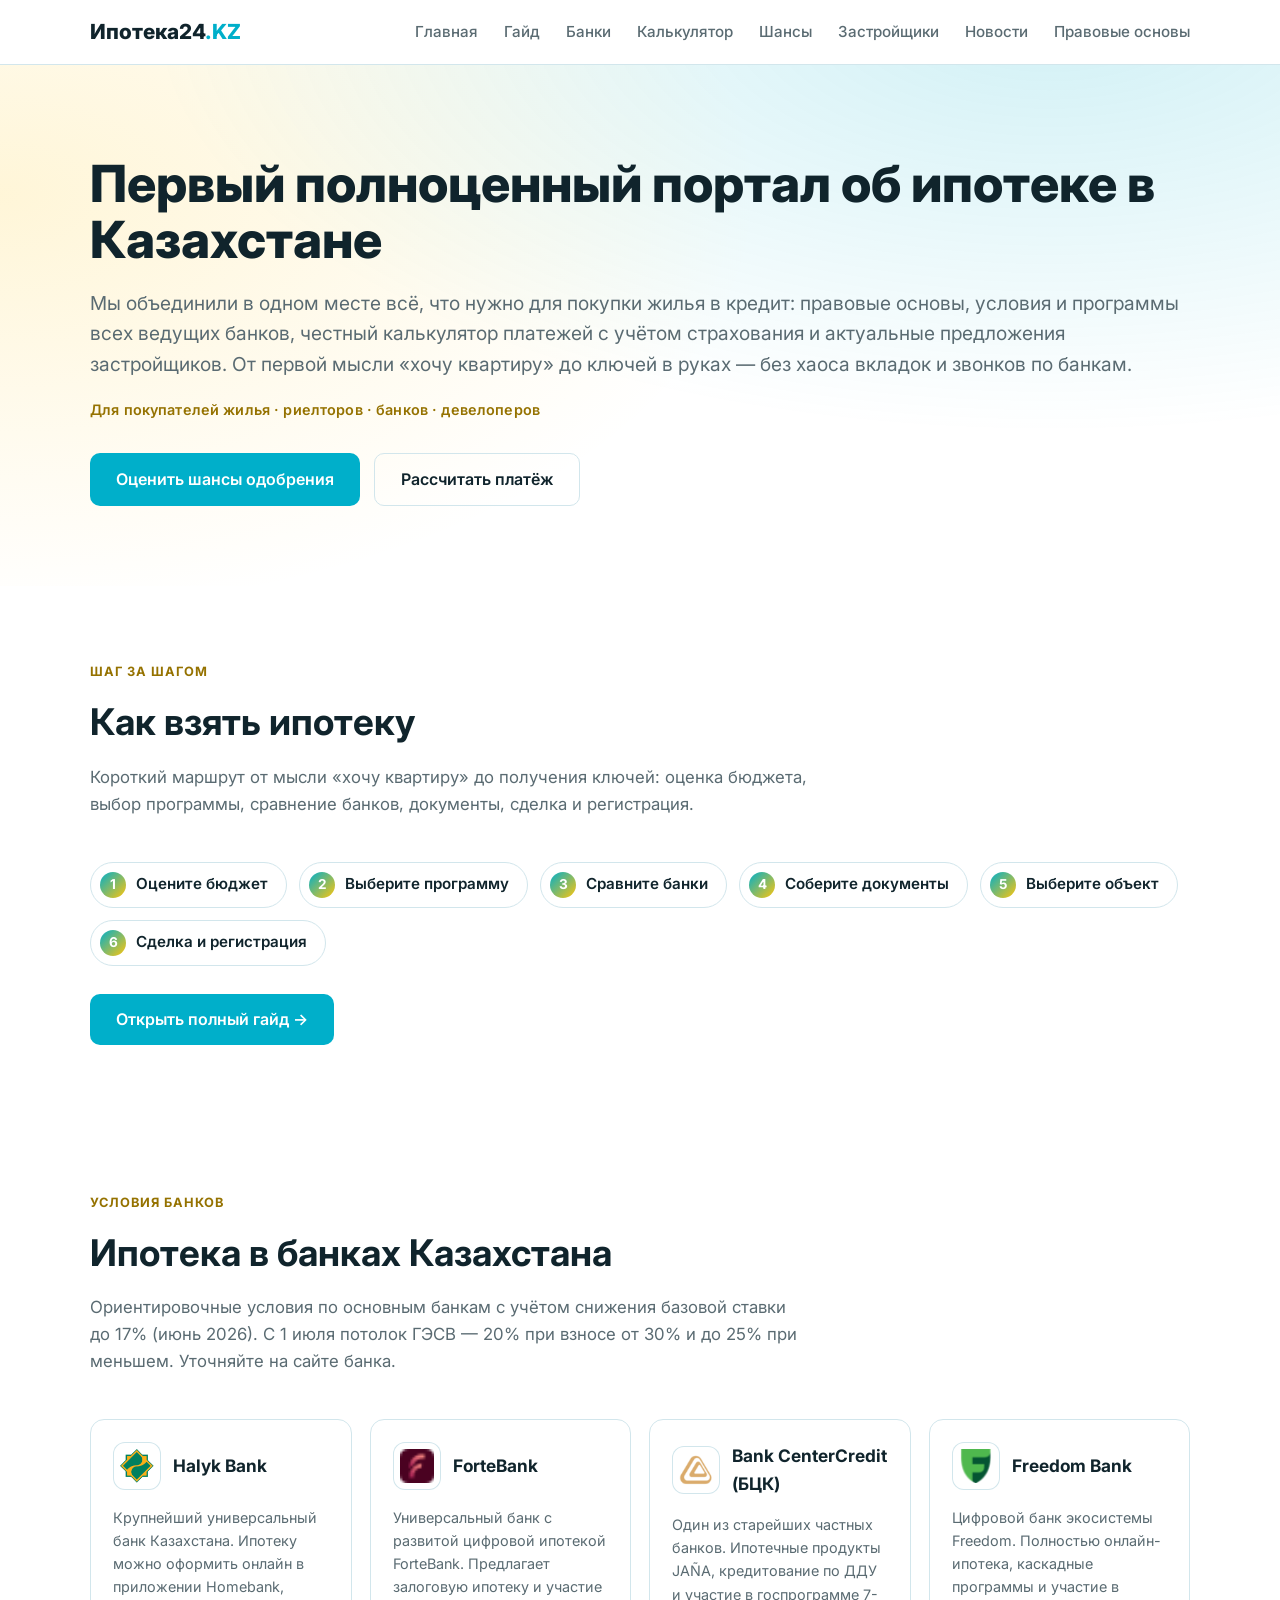
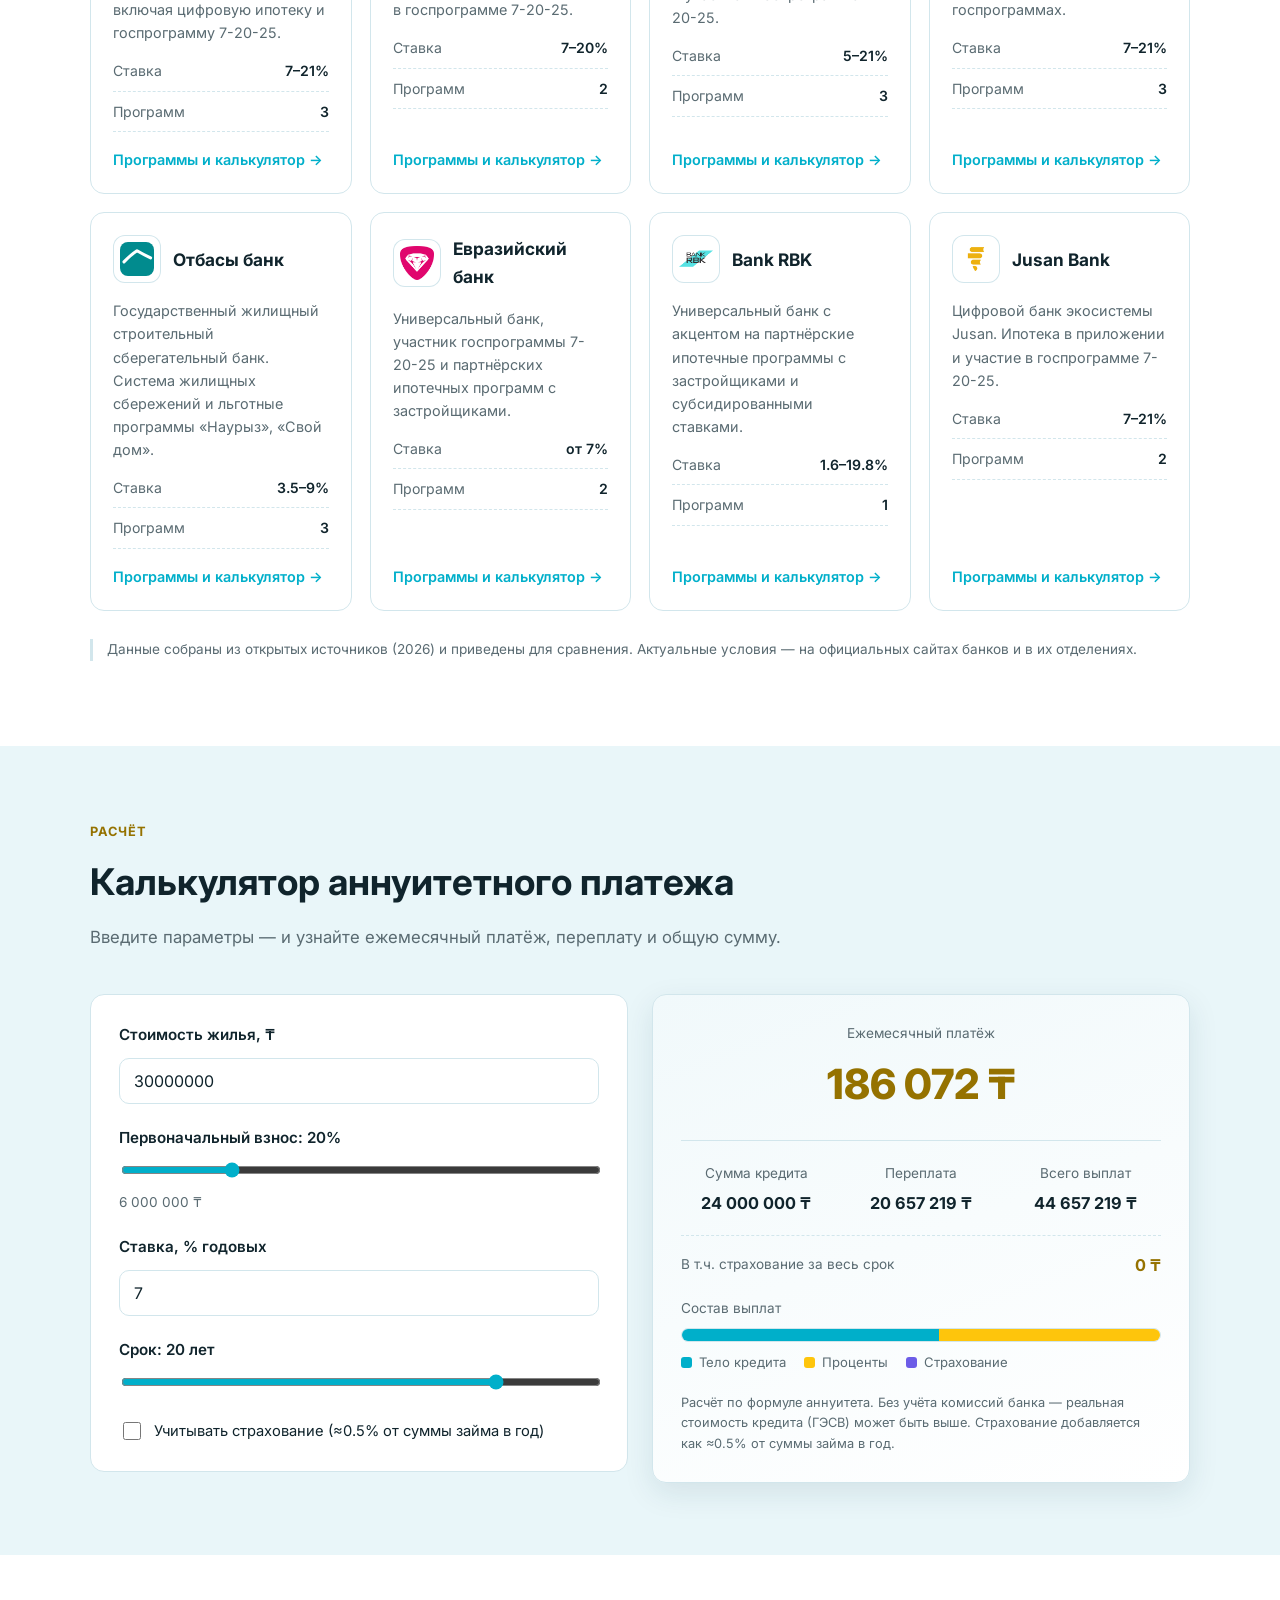
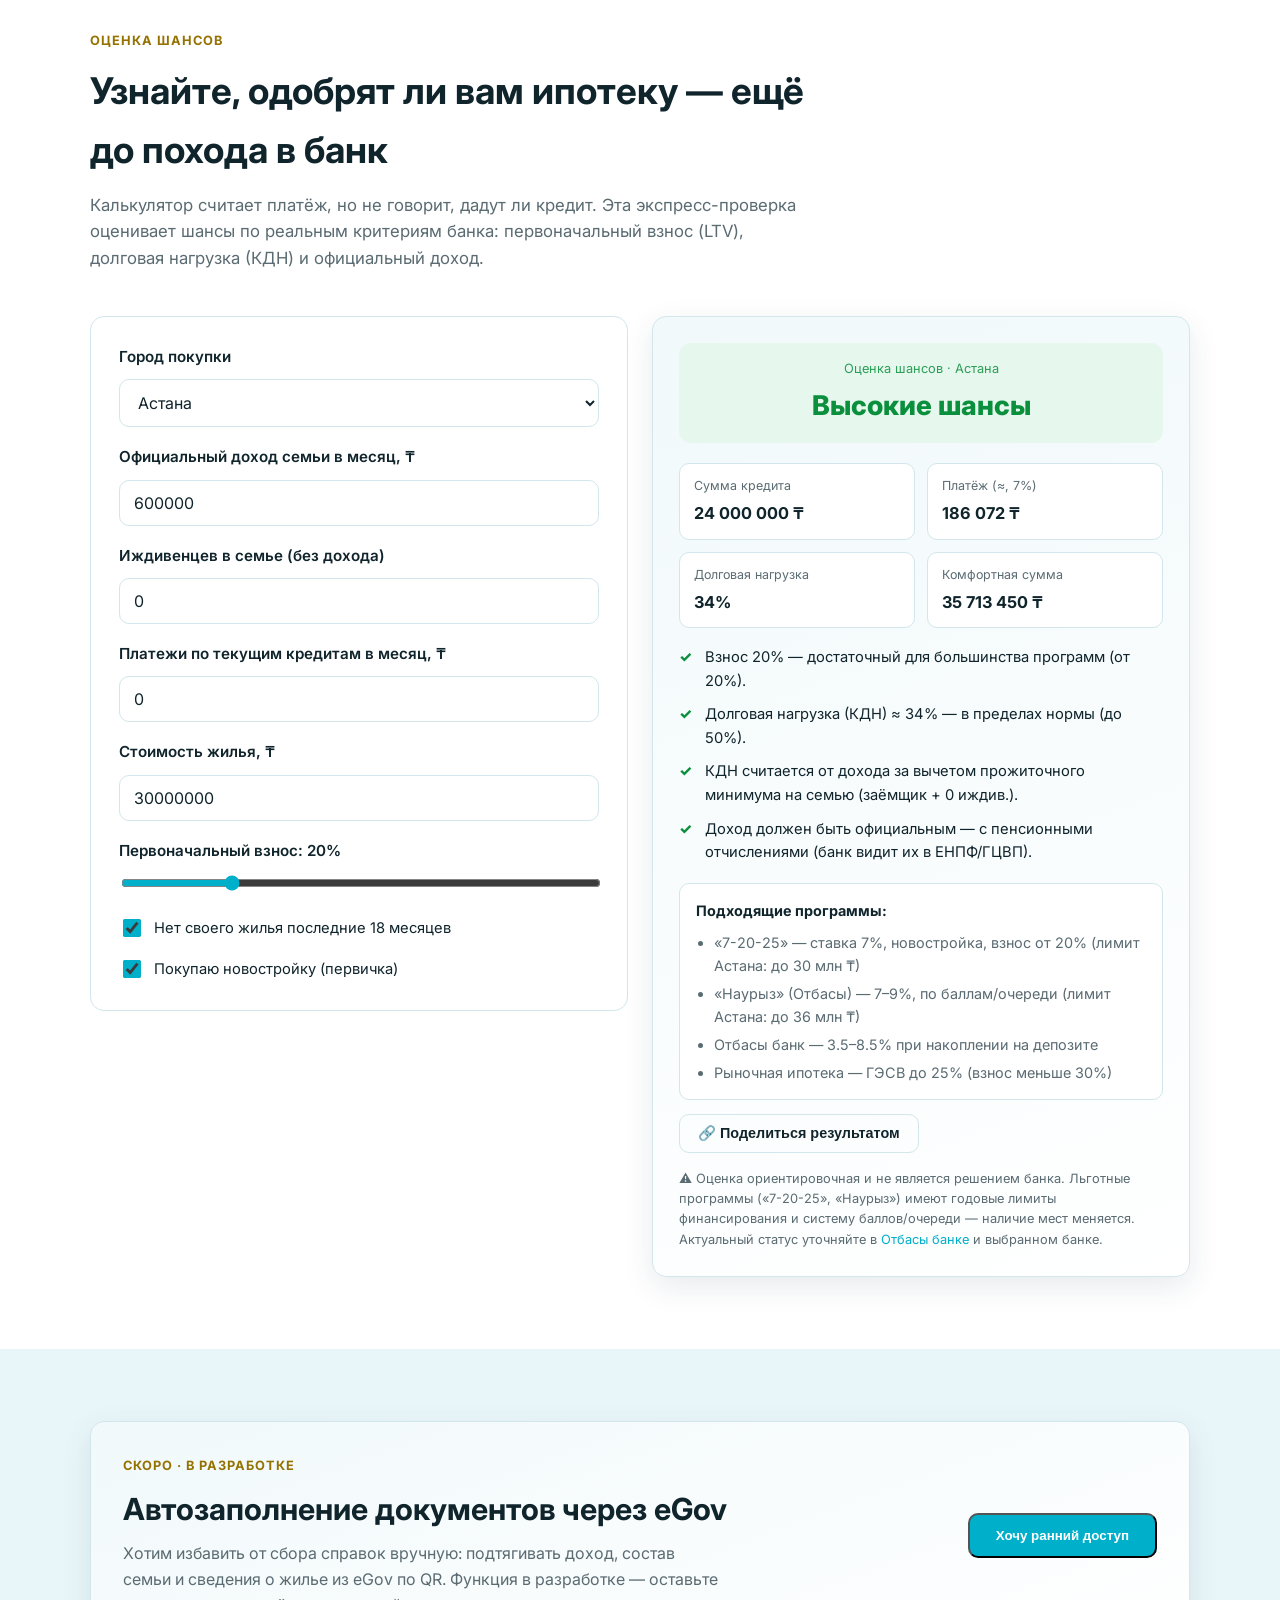
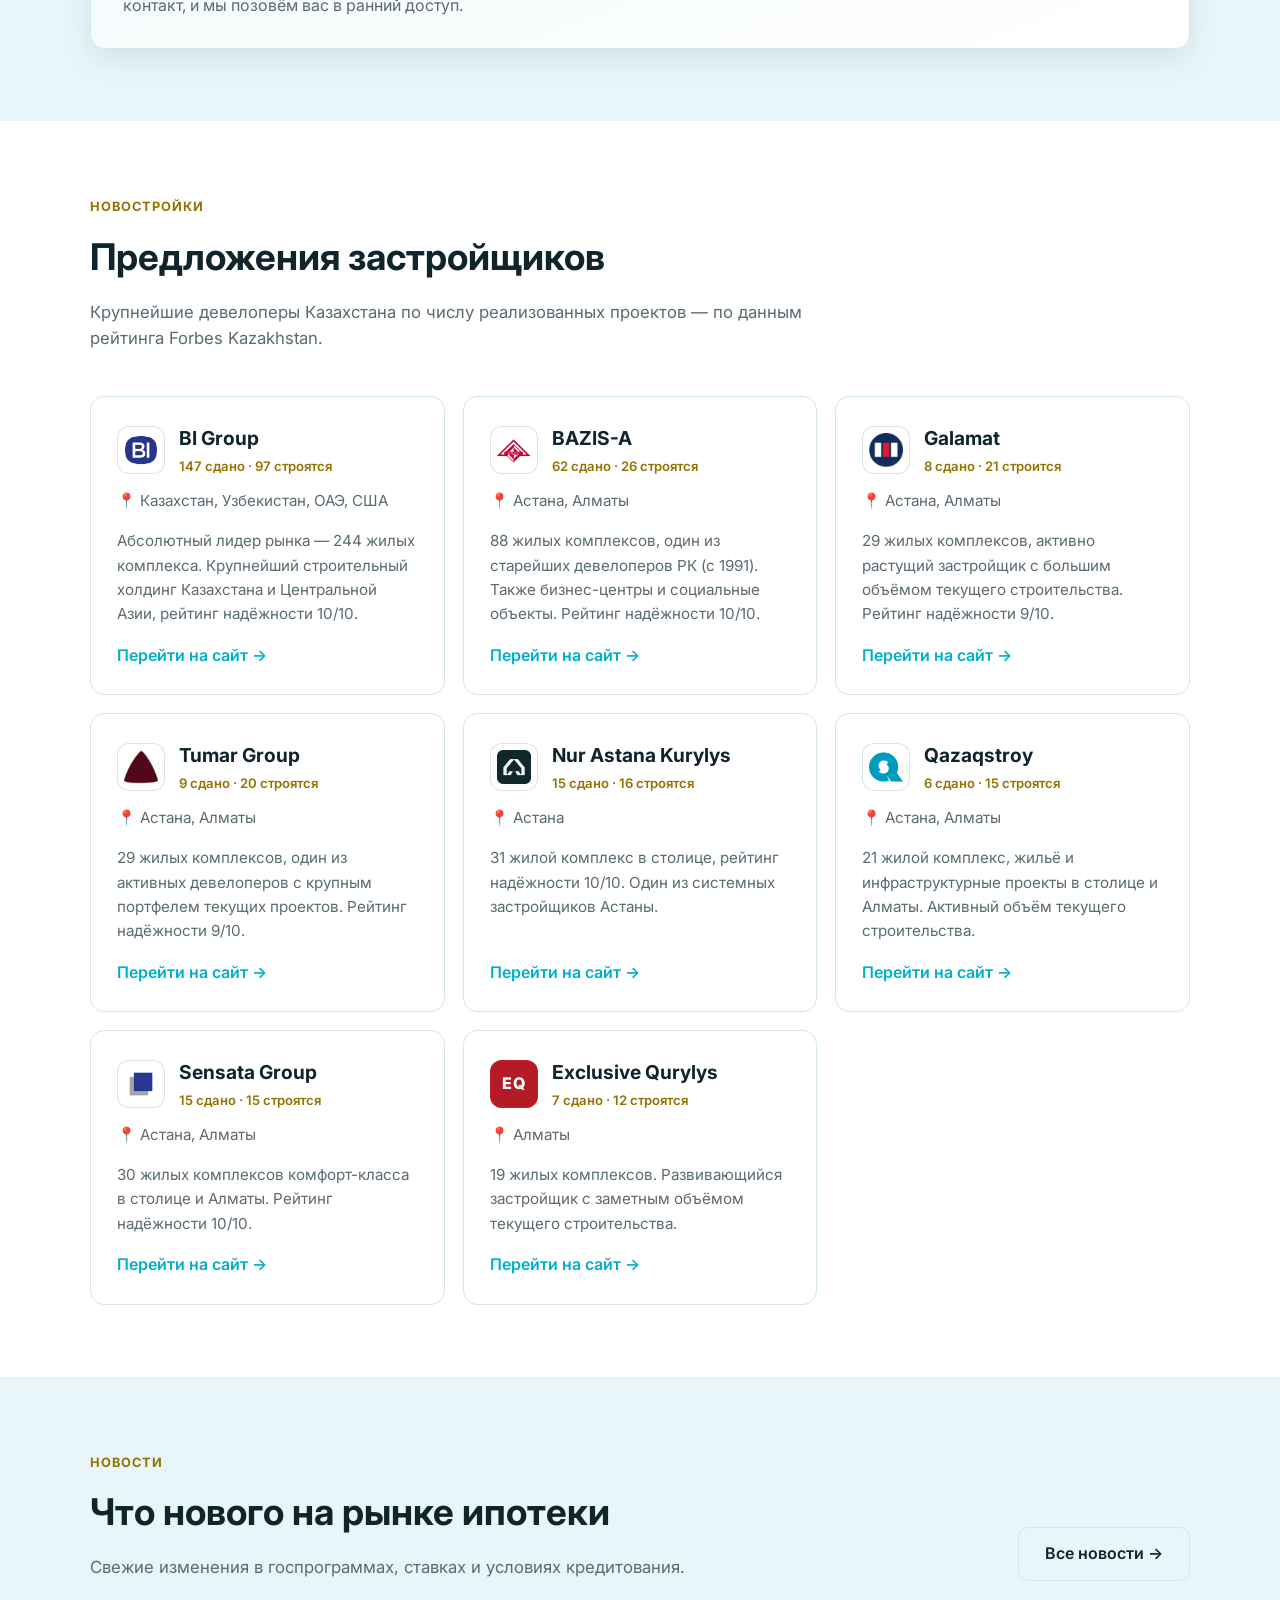
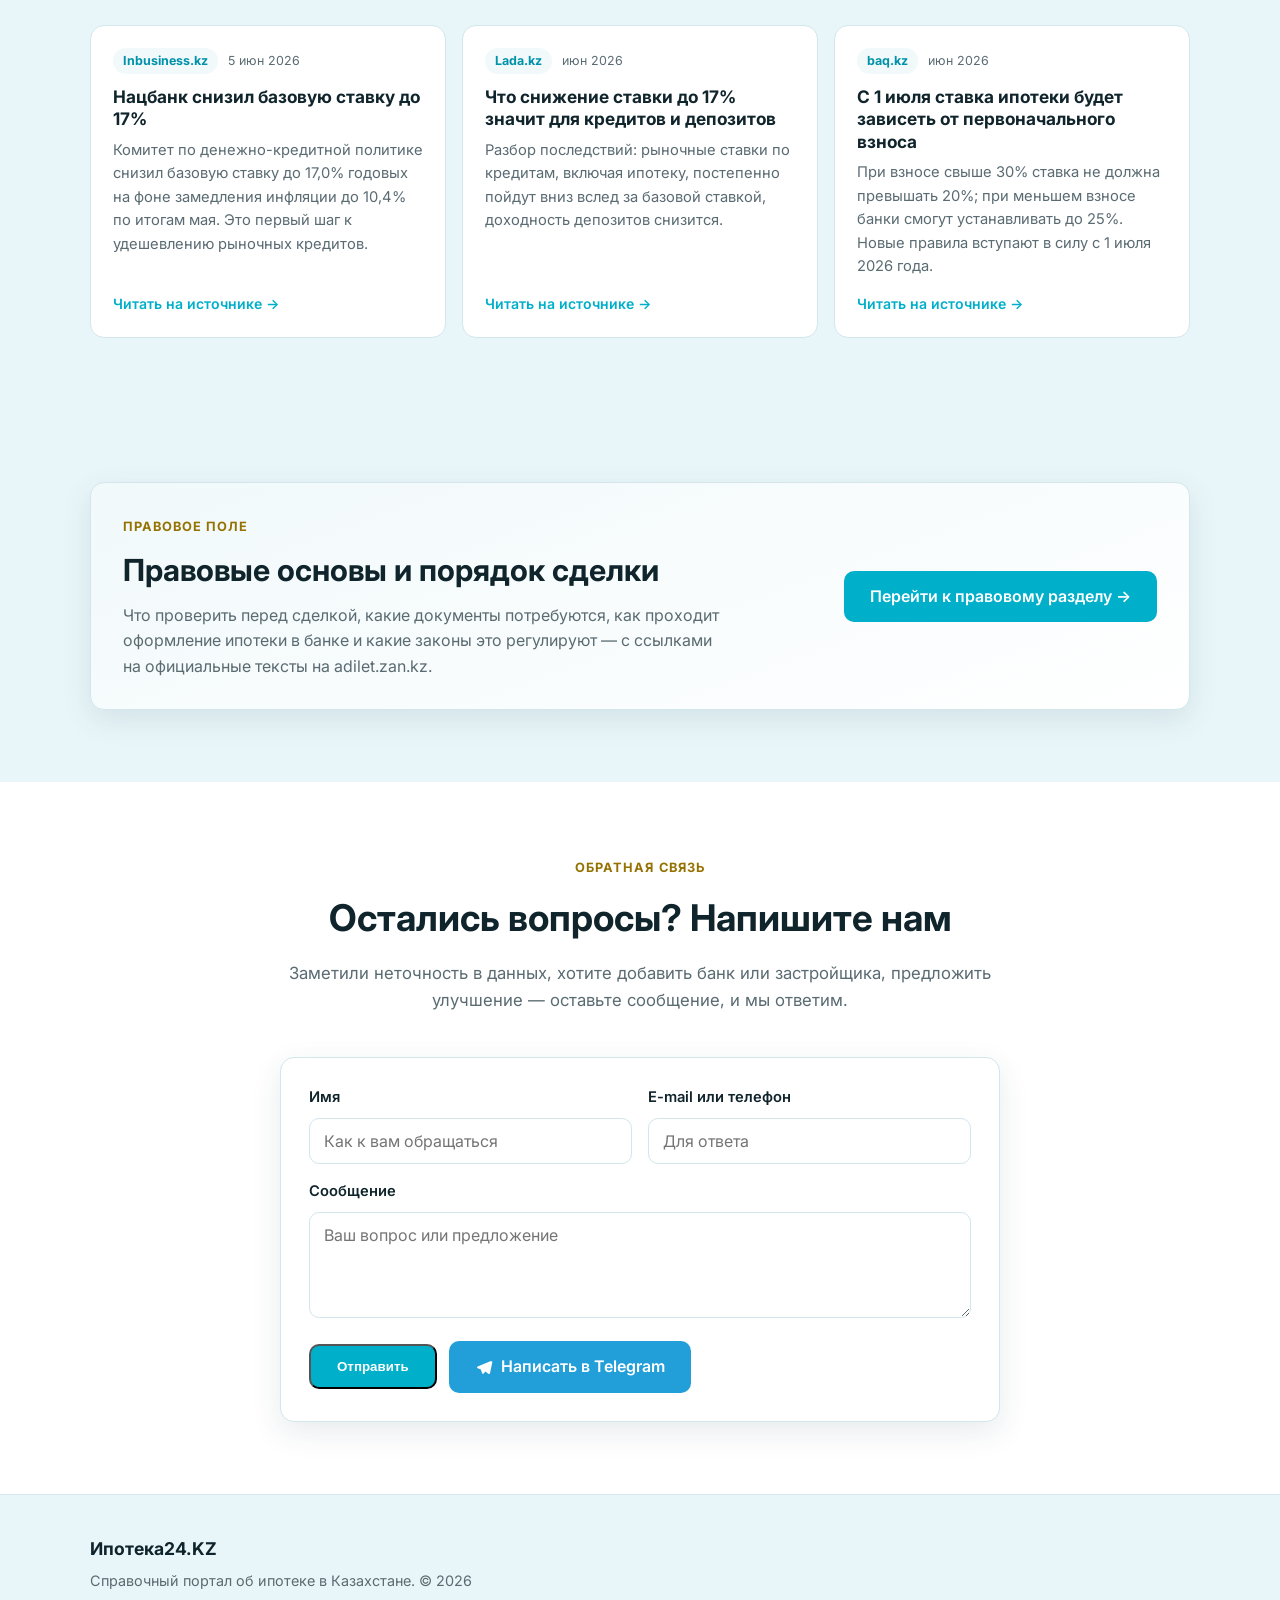
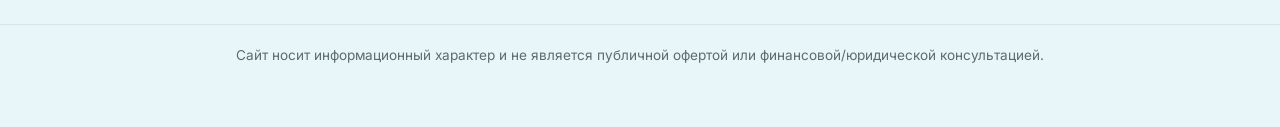
<file: index.html>
<!DOCTYPE html>
<html lang="ru">
<head>
  <meta charset="UTF-8" />
  <meta name="viewport" content="width=device-width, initial-scale=1.0" />
  <title>Ипотека в Казахстане — портал для покупателей и профессионалов</title>
  <meta name="description" content="Всё об ипотеке в Казахстане: правовые основы, условия банков (Halyk, ForteBank, БЦК, Freedom, Отбасы), калькулятор аннуитетного платежа и предложения застройщиков." />
  <link rel="preconnect" href="https://fonts.googleapis.com" />
  <link rel="preconnect" href="https://fonts.gstatic.com" crossorigin />
  <link href="https://fonts.googleapis.com/css2?family=Inter:wght@400;500;600;700;800&display=swap" rel="stylesheet" />
  <link rel="stylesheet" href="css/styles.css" />
</head>
<body>
  <header class="site-header">
    <div class="container header-inner">
      <a href="#hero" class="logo">Ипотека24<span>.KZ</span></a>
      <nav class="nav" id="nav">
        <a href="#hero">Главная</a>
        <a href="guide.html">Гайд</a>
        <a href="#banks">Банки</a>
        <a href="#calculator">Калькулятор</a>
        <a href="#prequal">Шансы</a>
        <a href="#developers">Застройщики</a>
        <a href="news.html">Новости</a>
        <a href="legal.html">Правовые основы</a>
      </nav>
      <button class="nav-toggle" id="navToggle" aria-label="Меню">☰</button>
    </div>
  </header>

  <main>
    <!-- HERO -->
    <section class="hero" id="hero">
      <div class="container">
        <h1>Первый полноценный портал об ипотеке в Казахстане</h1>
        <p class="hero-sub">Мы объединили в одном месте всё, что нужно для покупки жилья в кредит: правовые основы, условия и программы всех ведущих банков, честный калькулятор платежей с учётом страхования и актуальные предложения застройщиков. От первой мысли «хочу квартиру» до ключей в руках — без хаоса вкладок и звонков по банкам.</p>
        <p class="hero-aud">Для покупателей жилья · риелторов · банков · девелоперов</p>
        <div class="hero-cta">
          <a href="#prequal" class="btn btn-primary">Оценить шансы одобрения</a>
          <a href="#calculator" class="btn btn-ghost">Рассчитать платёж</a>
        </div>
      </div>
    </section>

    <!-- GUIDE (тизер, полный гайд на отдельной странице) -->
    <section class="section" id="guide">
      <div class="container">
        <div class="section-head">
          <span class="eyebrow">Шаг за шагом</span>
          <h2>Как взять ипотеку</h2>
          <p>Короткий маршрут от мысли «хочу квартиру» до получения ключей: оценка бюджета, выбор программы, сравнение банков, документы, сделка и регистрация.</p>
        </div>
        <div class="guide-teaser" id="guideTeaser"></div>
        <a href="guide.html" class="btn btn-primary">Открыть полный гайд →</a>
      </div>
    </section>

    <!-- BANKS -->
    <section class="section" id="banks">
      <div class="container">
        <div class="section-head">
          <span class="eyebrow">Условия банков</span>
          <h2>Ипотека в банках Казахстана</h2>
          <p>Ориентировочные условия по основным банкам с учётом снижения базовой ставки до 17% (июнь 2026). С 1 июля потолок ГЭСВ — 20% при взносе от 30% и до 25% при меньшем. Уточняйте на сайте банка.</p>
        </div>
        <div class="bank-grid" id="bankGrid"></div>
        <p class="disclaimer">Данные собраны из открытых источников (2026) и приведены для сравнения. Актуальные условия — на официальных сайтах банков и в их отделениях.</p>
      </div>
    </section>

    <!-- CALCULATOR -->
    <section class="section section-alt" id="calculator">
      <div class="container">
        <div class="section-head">
          <span class="eyebrow">Расчёт</span>
          <h2>Калькулятор аннуитетного платежа</h2>
          <p>Введите параметры — и узнайте ежемесячный платёж, переплату и общую сумму.</p>
        </div>

        <div id="mainCalc"></div>
      </div>
    </section>

    <!-- PRE-QUALIFICATION -->
    <section class="section" id="prequal">
      <div class="container">
        <div class="section-head">
          <span class="eyebrow">Оценка шансов</span>
          <h2>Узнайте, одобрят ли вам ипотеку — ещё до похода в банк</h2>
          <p>Калькулятор считает платёж, но не говорит, дадут ли кредит. Эта экспресс-проверка оценивает шансы по реальным критериям банка: первоначальный взнос (LTV), долговая нагрузка (КДН) и официальный доход.</p>
        </div>
        <div class="prequal">
          <form class="prequal-form" id="prequalForm">
            <div class="field">
              <label for="pqCity">Город покупки</label>
              <select id="pqCity">
                <option value="astana">Астана</option>
                <option value="almaty">Алматы</option>
                <option value="shymkent">Шымкент</option>
                <option value="aktau">Актау</option>
                <option value="atyrau">Атырау</option>
                <option value="other">Другой регион</option>
              </select>
            </div>
            <div class="field">
              <label for="pqIncome">Официальный доход семьи в месяц, ₸</label>
              <input type="number" id="pqIncome" min="0" step="50000" value="600000" placeholder="С пенсионными отчислениями" />
            </div>
            <div class="field">
              <label for="pqDeps">Иждивенцев в семье (без дохода)</label>
              <input type="number" id="pqDeps" min="0" max="10" step="1" value="0" />
            </div>
            <div class="field">
              <label for="pqDebts">Платежи по текущим кредитам в месяц, ₸</label>
              <input type="number" id="pqDebts" min="0" step="10000" value="0" />
            </div>
            <div class="field">
              <label for="pqPrice">Стоимость жилья, ₸</label>
              <input type="number" id="pqPrice" min="0" step="100000" value="30000000" />
            </div>
            <div class="field">
              <label for="pqDown">Первоначальный взнос: <span id="pqDownLabel">20%</span></label>
              <input type="range" id="pqDown" min="0" max="90" step="1" value="20" />
            </div>
            <label class="checkbox"><input type="checkbox" id="pqNoHousing" checked /><span>Нет своего жилья последние 18 месяцев</span></label>
            <label class="checkbox"><input type="checkbox" id="pqNewBuild" checked /><span>Покупаю новостройку (первичка)</span></label>
          </form>
          <div class="prequal-result" id="prequalResult"></div>
        </div>
      </div>
    </section>

    <!-- EARLY ACCESS (eGov) -->
    <section class="section section-alt" id="egov">
      <div class="container">
        <div class="cta-band">
          <div class="cta-text">
            <span class="eyebrow">Скоро · в разработке</span>
            <h2>Автозаполнение документов через eGov</h2>
            <p>Хотим избавить от сбора справок вручную: подтягивать доход, состав семьи и сведения о жилье из eGov по QR. Функция в разработке — оставьте контакт, и мы позовём вас в ранний доступ.</p>
          </div>
          <button type="button" class="btn btn-primary" id="egovBtn">Хочу ранний доступ</button>
        </div>
      </div>
    </section>

    <!-- DEVELOPERS -->
    <section class="section" id="developers">
      <div class="container">
        <div class="section-head">
          <span class="eyebrow">Новостройки</span>
          <h2>Предложения застройщиков</h2>
          <p>Крупнейшие девелоперы Казахстана по числу реализованных проектов — по данным рейтинга Forbes Kazakhstan.</p>
        </div>
        <div class="dev-grid" id="devGrid"></div>
      </div>
    </section>

    <!-- NEWS (тизер, полный список на отдельной странице) -->
    <section class="section section-alt" id="news">
      <div class="container">
        <div class="section-head section-head-row">
          <div>
            <span class="eyebrow">Новости</span>
            <h2>Что нового на рынке ипотеки</h2>
            <p>Свежие изменения в госпрограммах, ставках и условиях кредитования.</p>
          </div>
          <a href="news.html" class="btn btn-ghost">Все новости →</a>
        </div>
        <div class="news-grid news-grid-teaser" id="newsTeaser"></div>
      </div>
    </section>

    <!-- LEGAL CTA (полный раздел на отдельной странице) -->
    <section class="section section-alt" id="legal-cta">
      <div class="container">
        <div class="cta-band">
          <div class="cta-text">
            <span class="eyebrow">Правовое поле</span>
            <h2>Правовые основы и порядок сделки</h2>
            <p>Что проверить перед сделкой, какие документы потребуются, как проходит оформление ипотеки в банке и какие законы это регулируют — с ссылками на официальные тексты на adilet.zan.kz.</p>
          </div>
          <a href="legal.html" class="btn btn-primary">Перейти к правовому разделу →</a>
        </div>
      </div>
    </section>

    <!-- FEEDBACK -->
    <section class="section" id="feedback">
      <div class="container">
        <div class="feedback-wrap">
          <div class="section-head">
            <span class="eyebrow">Обратная связь</span>
            <h2>Остались вопросы? Напишите нам</h2>
            <p>Заметили неточность в данных, хотите добавить банк или застройщика, предложить улучшение — оставьте сообщение, и мы ответим.</p>
          </div>
          <form class="feedback-form" id="feedbackForm" novalidate>
            <div class="fb-row">
              <div class="field">
                <label for="fbName">Имя</label>
                <input type="text" id="fbName" name="name" placeholder="Как к вам обращаться" required />
              </div>
              <div class="field">
                <label for="fbContact">E-mail или телефон</label>
                <input type="text" id="fbContact" name="contact" placeholder="Для ответа" required />
              </div>
            </div>
            <div class="field">
              <label for="fbMessage">Сообщение</label>
              <textarea id="fbMessage" name="message" rows="4" placeholder="Ваш вопрос или предложение" required></textarea>
            </div>
            <!-- honeypot: скрыто от людей, ловит спам-ботов -->
            <input type="text" id="fbWebsite" name="website" tabindex="-1" autocomplete="off" aria-hidden="true" style="position:absolute;left:-9999px;width:1px;height:1px;opacity:0" />

            <div class="fb-actions">
              <button type="submit" class="btn btn-primary">Отправить</button>
              <a id="tgContact" class="btn btn-tg" target="_blank" rel="noopener" hidden>
                <svg viewBox="0 0 24 24" width="18" height="18" aria-hidden="true"><path fill="currentColor" d="M21.94 4.66a1.5 1.5 0 0 0-1.6-.2L3.6 11.2c-1.07.43-1.05 1.97.03 2.38l4.2 1.6 1.6 5.05c.3.95 1.5 1.2 2.16.45l2.32-2.6 4.2 3.1c.7.52 1.7.14 1.9-.7l3-14.5a1.5 1.5 0 0 0-1.07-1.82Z"/></svg>
                Написать в Telegram
              </a>
              <p class="fb-status" id="fbStatus" role="status" aria-live="polite" hidden></p>
            </div>
          </form>
        </div>
      </div>
    </section>
  </main>

  <footer class="site-footer">
    <div class="container footer-inner">
      <div>
        <strong>Ипотека24.KZ</strong>
        <p>Справочный портал об ипотеке в Казахстане. © 2026</p>
      </div>
    </div>
    <div class="footer-disclaimer">
      <p>Сайт носит информационный характер и не является публичной офертой или финансовой/юридической консультацией.</p>
    </div>
  </footer>

  <script src="js/data.js"></script>
  <script src="js/calculator.js"></script>
  <script src="js/prequal.js"></script>
  <script src="js/app.js"></script>
</body>
</html>
</file>
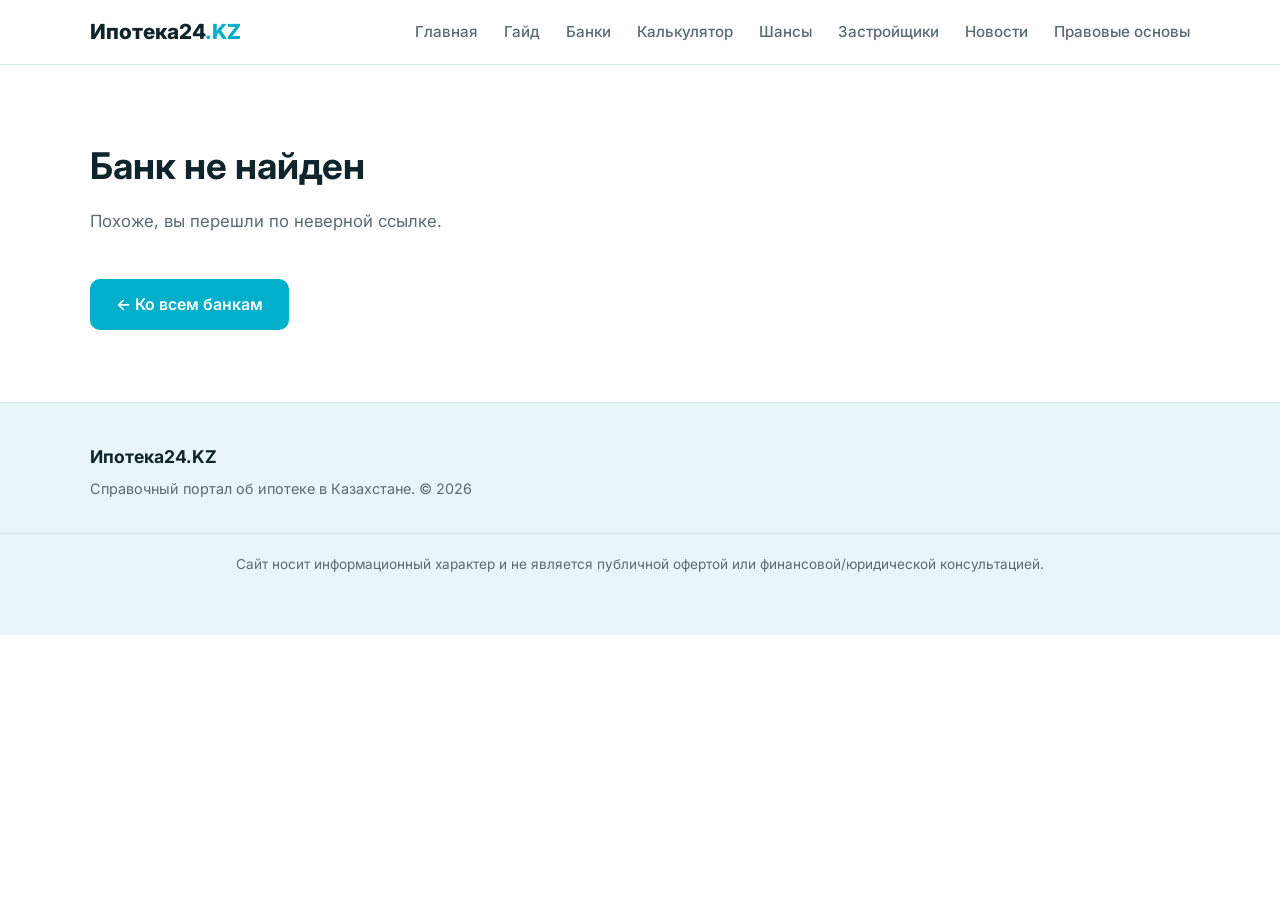
<file: bank.html>
<!DOCTYPE html>
<html lang="ru">
<head>
  <meta charset="UTF-8" />
  <meta name="viewport" content="width=device-width, initial-scale=1.0" />
  <title>Ипотека банка — Ипотека24.KZ</title>
  <meta name="description" content="Ипотечные программы банка: условия, кому подходит, калькулятор аннуитетного платежа." />
  <link rel="preconnect" href="https://fonts.googleapis.com" />
  <link rel="preconnect" href="https://fonts.gstatic.com" crossorigin />
  <link href="https://fonts.googleapis.com/css2?family=Inter:wght@400;500;600;700;800&display=swap" rel="stylesheet" />
  <link rel="stylesheet" href="css/styles.css" />
</head>
<body>
  <header class="site-header">
    <div class="container header-inner">
      <a href="index.html" class="logo">Ипотека24<span>.KZ</span></a>
      <nav class="nav" id="nav">
        <a href="index.html">Главная</a>
        <a href="guide.html">Гайд</a>
        <a href="index.html#banks">Банки</a>
        <a href="index.html#calculator">Калькулятор</a>
        <a href="index.html#prequal">Шансы</a>
        <a href="index.html#developers">Застройщики</a>
        <a href="news.html">Новости</a>
        <a href="legal.html">Правовые основы</a>
      </nav>
      <button class="nav-toggle" id="navToggle" aria-label="Меню">☰</button>
    </div>
  </header>

  <main id="bankPage">
    <!-- Контент подставляется из bank.js -->
  </main>

  <footer class="site-footer">
    <div class="container footer-inner">
      <div>
        <strong>Ипотека24.KZ</strong>
        <p>Справочный портал об ипотеке в Казахстане. © 2026</p>
      </div>
    </div>
    <div class="footer-disclaimer">
      <p>Сайт носит информационный характер и не является публичной офертой или финансовой/юридической консультацией.</p>
    </div>
  </footer>

  <script src="js/data.js"></script>
  <script src="js/calculator.js"></script>
  <script src="js/bank.js"></script>
</body>
</html>
</file>
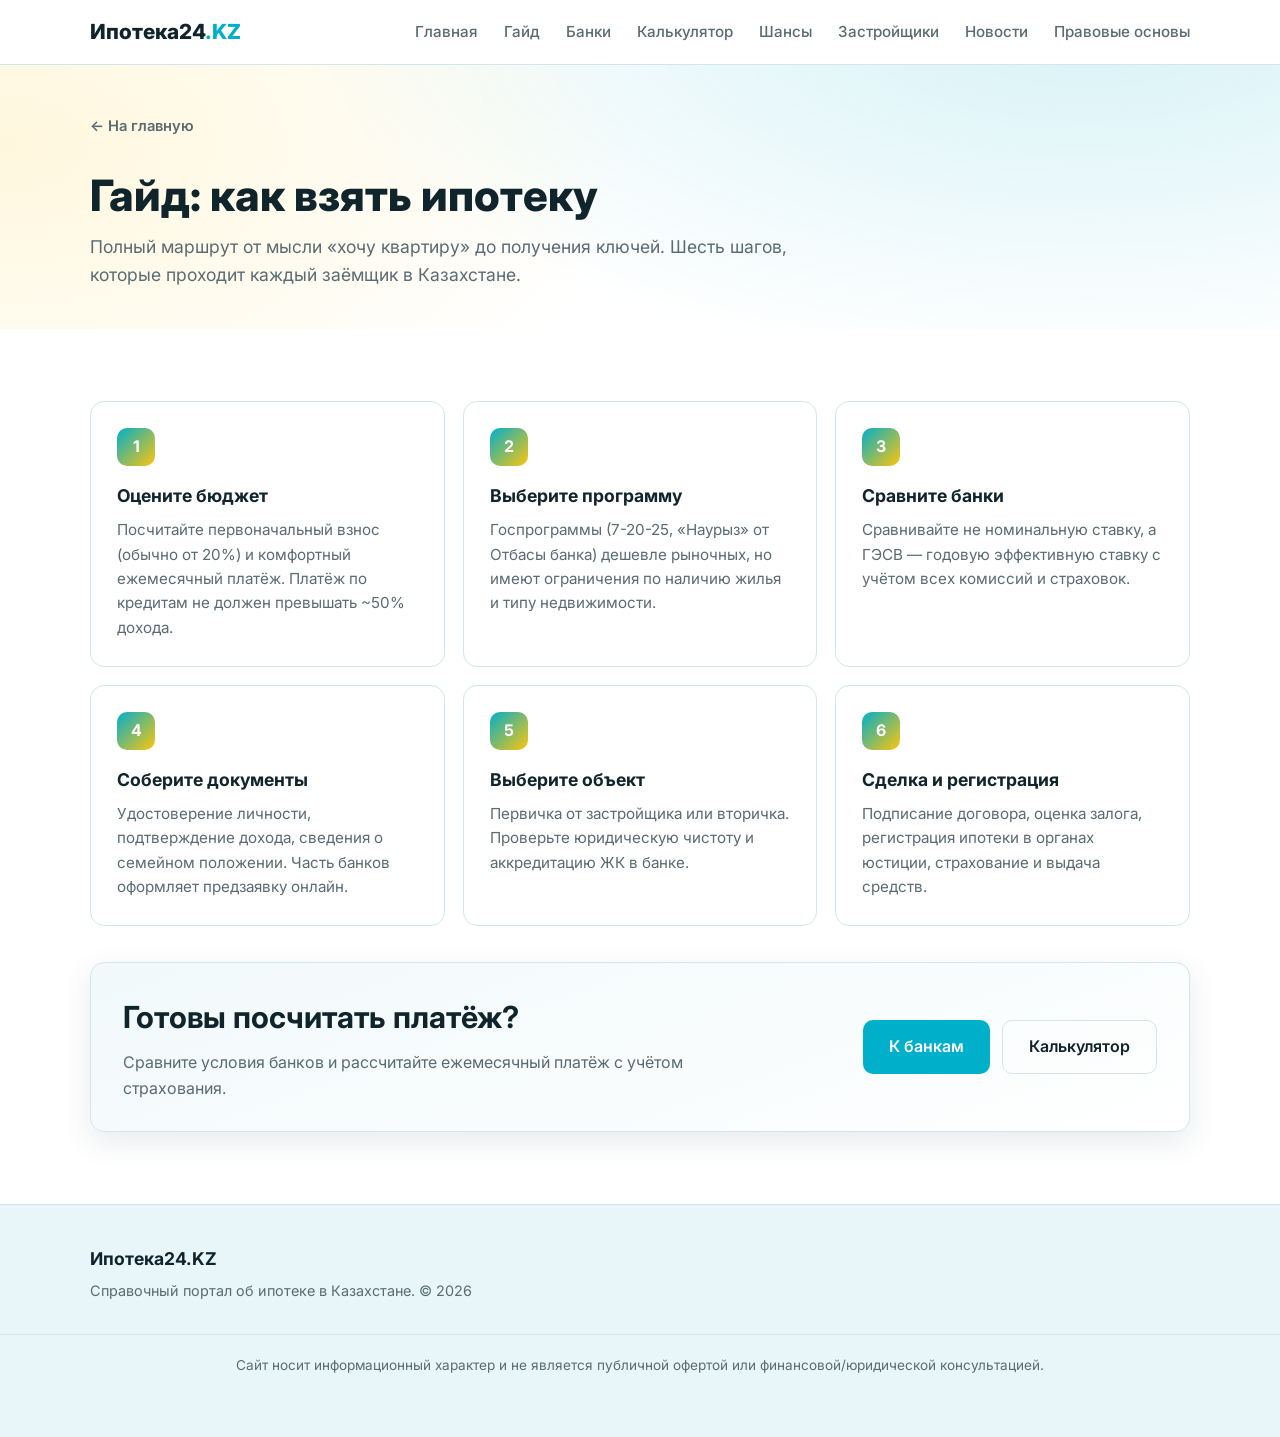
<file: guide.html>
<!DOCTYPE html>
<html lang="ru">
<head>
  <meta charset="UTF-8" />
  <meta name="viewport" content="width=device-width, initial-scale=1.0" />
  <title>Гайд: как взять ипотеку в Казахстане | Ипотека24.KZ</title>
  <meta name="description" content="Пошаговый гайд по оформлению ипотеки в Казахстане: оценка бюджета, выбор программы, сравнение банков, документы, сделка и регистрация." />
  <link rel="preconnect" href="https://fonts.googleapis.com" />
  <link rel="preconnect" href="https://fonts.gstatic.com" crossorigin />
  <link href="https://fonts.googleapis.com/css2?family=Inter:wght@400;500;600;700;800&display=swap" rel="stylesheet" />
  <link rel="stylesheet" href="css/styles.css" />
</head>
<body>
  <header class="site-header">
    <div class="container header-inner">
      <a href="index.html" class="logo">Ипотека24<span>.KZ</span></a>
      <nav class="nav" id="nav">
        <a href="index.html">Главная</a>
        <a href="guide.html">Гайд</a>
        <a href="index.html#banks">Банки</a>
        <a href="index.html#calculator">Калькулятор</a>
        <a href="index.html#prequal">Шансы</a>
        <a href="index.html#developers">Застройщики</a>
        <a href="news.html">Новости</a>
        <a href="legal.html">Правовые основы</a>
      </nav>
      <button class="nav-toggle" id="navToggle" aria-label="Меню">☰</button>
    </div>
  </header>

  <main>
    <section class="page-hero">
      <div class="container">
        <a href="index.html" class="back-link">← На главную</a>
        <h1>Гайд: как взять ипотеку</h1>
        <p class="page-hero-sub">Полный маршрут от мысли «хочу квартиру» до получения ключей. Шесть шагов, которые проходит каждый заёмщик в Казахстане.</p>
      </div>
    </section>

    <section class="section">
      <div class="container">
        <div class="steps" id="stepsFull"></div>

        <div class="cta-band cta-band-inline">
          <div class="cta-text">
            <h2>Готовы посчитать платёж?</h2>
            <p>Сравните условия банков и рассчитайте ежемесячный платёж с учётом страхования.</p>
          </div>
          <div class="cta-actions">
            <a href="index.html#banks" class="btn btn-primary">К банкам</a>
            <a href="index.html#calculator" class="btn btn-ghost">Калькулятор</a>
          </div>
        </div>
      </div>
    </section>
  </main>

  <footer class="site-footer">
    <div class="container footer-inner">
      <div>
        <strong>Ипотека24.KZ</strong>
        <p>Справочный портал об ипотеке в Казахстане. © 2026</p>
      </div>
    </div>
    <div class="footer-disclaimer">
      <p>Сайт носит информационный характер и не является публичной офертой или финансовой/юридической консультацией.</p>
    </div>
  </footer>

  <script src="js/data.js"></script>
  <script src="js/pages.js"></script>
</body>
</html>
</file>
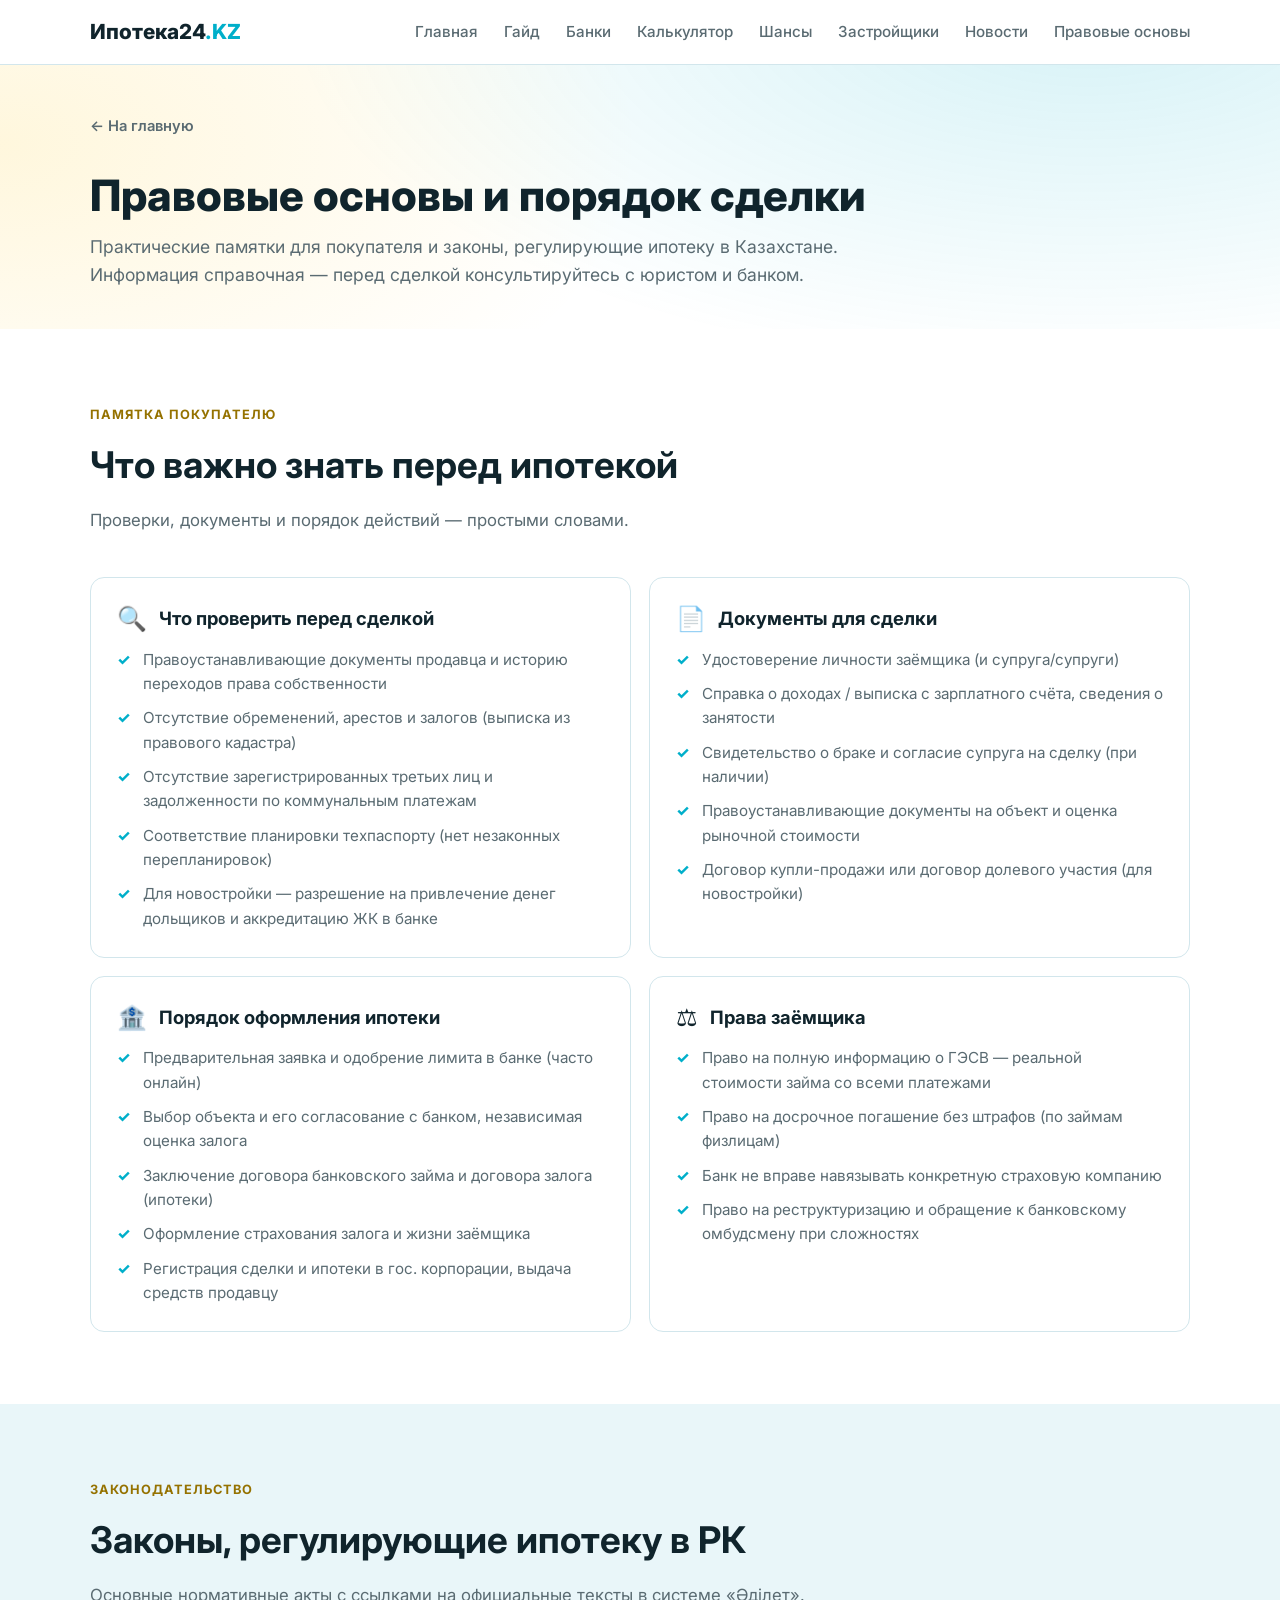
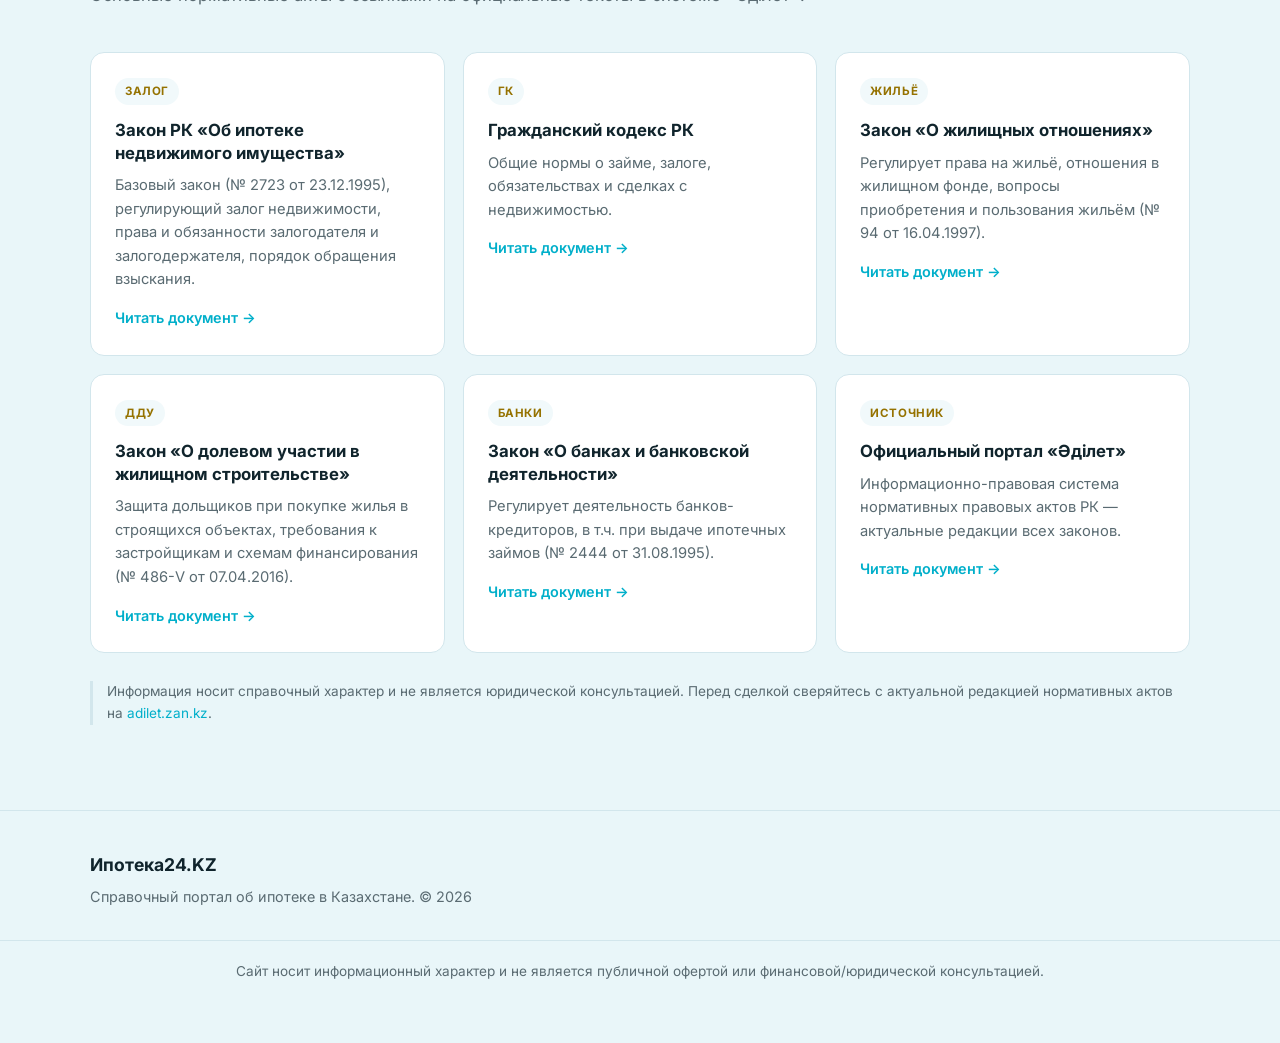
<file: legal.html>
<!DOCTYPE html>
<html lang="ru">
<head>
  <meta charset="UTF-8" />
  <meta name="viewport" content="width=device-width, initial-scale=1.0" />
  <title>Правовые основы ипотеки в Казахстане | Ипотека24.KZ</title>
  <meta name="description" content="Правовые основы ипотеки в Казахстане: что проверить перед сделкой, какие документы нужны, порядок оформления ипотеки и законы с ссылками на adilet.zan.kz." />
  <link rel="preconnect" href="https://fonts.googleapis.com" />
  <link rel="preconnect" href="https://fonts.gstatic.com" crossorigin />
  <link href="https://fonts.googleapis.com/css2?family=Inter:wght@400;500;600;700;800&display=swap" rel="stylesheet" />
  <link rel="stylesheet" href="css/styles.css" />
</head>
<body>
  <header class="site-header">
    <div class="container header-inner">
      <a href="index.html" class="logo">Ипотека24<span>.KZ</span></a>
      <nav class="nav" id="nav">
        <a href="index.html">Главная</a>
        <a href="guide.html">Гайд</a>
        <a href="index.html#banks">Банки</a>
        <a href="index.html#calculator">Калькулятор</a>
        <a href="index.html#prequal">Шансы</a>
        <a href="index.html#developers">Застройщики</a>
        <a href="news.html">Новости</a>
        <a href="legal.html">Правовые основы</a>
      </nav>
      <button class="nav-toggle" id="navToggle" aria-label="Меню">☰</button>
    </div>
  </header>

  <main>
    <section class="page-hero">
      <div class="container">
        <a href="index.html" class="back-link">← На главную</a>
        <h1>Правовые основы и порядок сделки</h1>
        <p class="page-hero-sub">Практические памятки для покупателя и законы, регулирующие ипотеку в Казахстане. Информация справочная — перед сделкой консультируйтесь с юристом и банком.</p>
      </div>
    </section>

    <!-- Практические разделы для широких масс -->
    <section class="section">
      <div class="container">
        <div class="section-head">
          <span class="eyebrow">Памятка покупателю</span>
          <h2>Что важно знать перед ипотекой</h2>
          <p>Проверки, документы и порядок действий — простыми словами.</p>
        </div>
        <div class="legal-grid" id="legalGuides"></div>
      </div>
    </section>

    <!-- Законы с ссылками на официальные тексты -->
    <section class="section section-alt">
      <div class="container">
        <div class="section-head">
          <span class="eyebrow">Законодательство</span>
          <h2>Законы, регулирующие ипотеку в РК</h2>
          <p>Основные нормативные акты с ссылками на официальные тексты в системе «Әділет».</p>
        </div>
        <div class="law-grid" id="lawGrid"></div>
        <p class="disclaimer">Информация носит справочный характер и не является юридической консультацией. Перед сделкой сверяйтесь с актуальной редакцией нормативных актов на <a href="https://adilet.zan.kz" target="_blank" rel="noopener">adilet.zan.kz</a>.</p>
      </div>
    </section>
  </main>

  <footer class="site-footer">
    <div class="container footer-inner">
      <div>
        <strong>Ипотека24.KZ</strong>
        <p>Справочный портал об ипотеке в Казахстане. © 2026</p>
      </div>
    </div>
    <div class="footer-disclaimer">
      <p>Сайт носит информационный характер и не является публичной офертой или финансовой/юридической консультацией.</p>
    </div>
  </footer>

  <script src="js/data.js"></script>
  <script src="js/pages.js"></script>
</body>
</html>
</file>
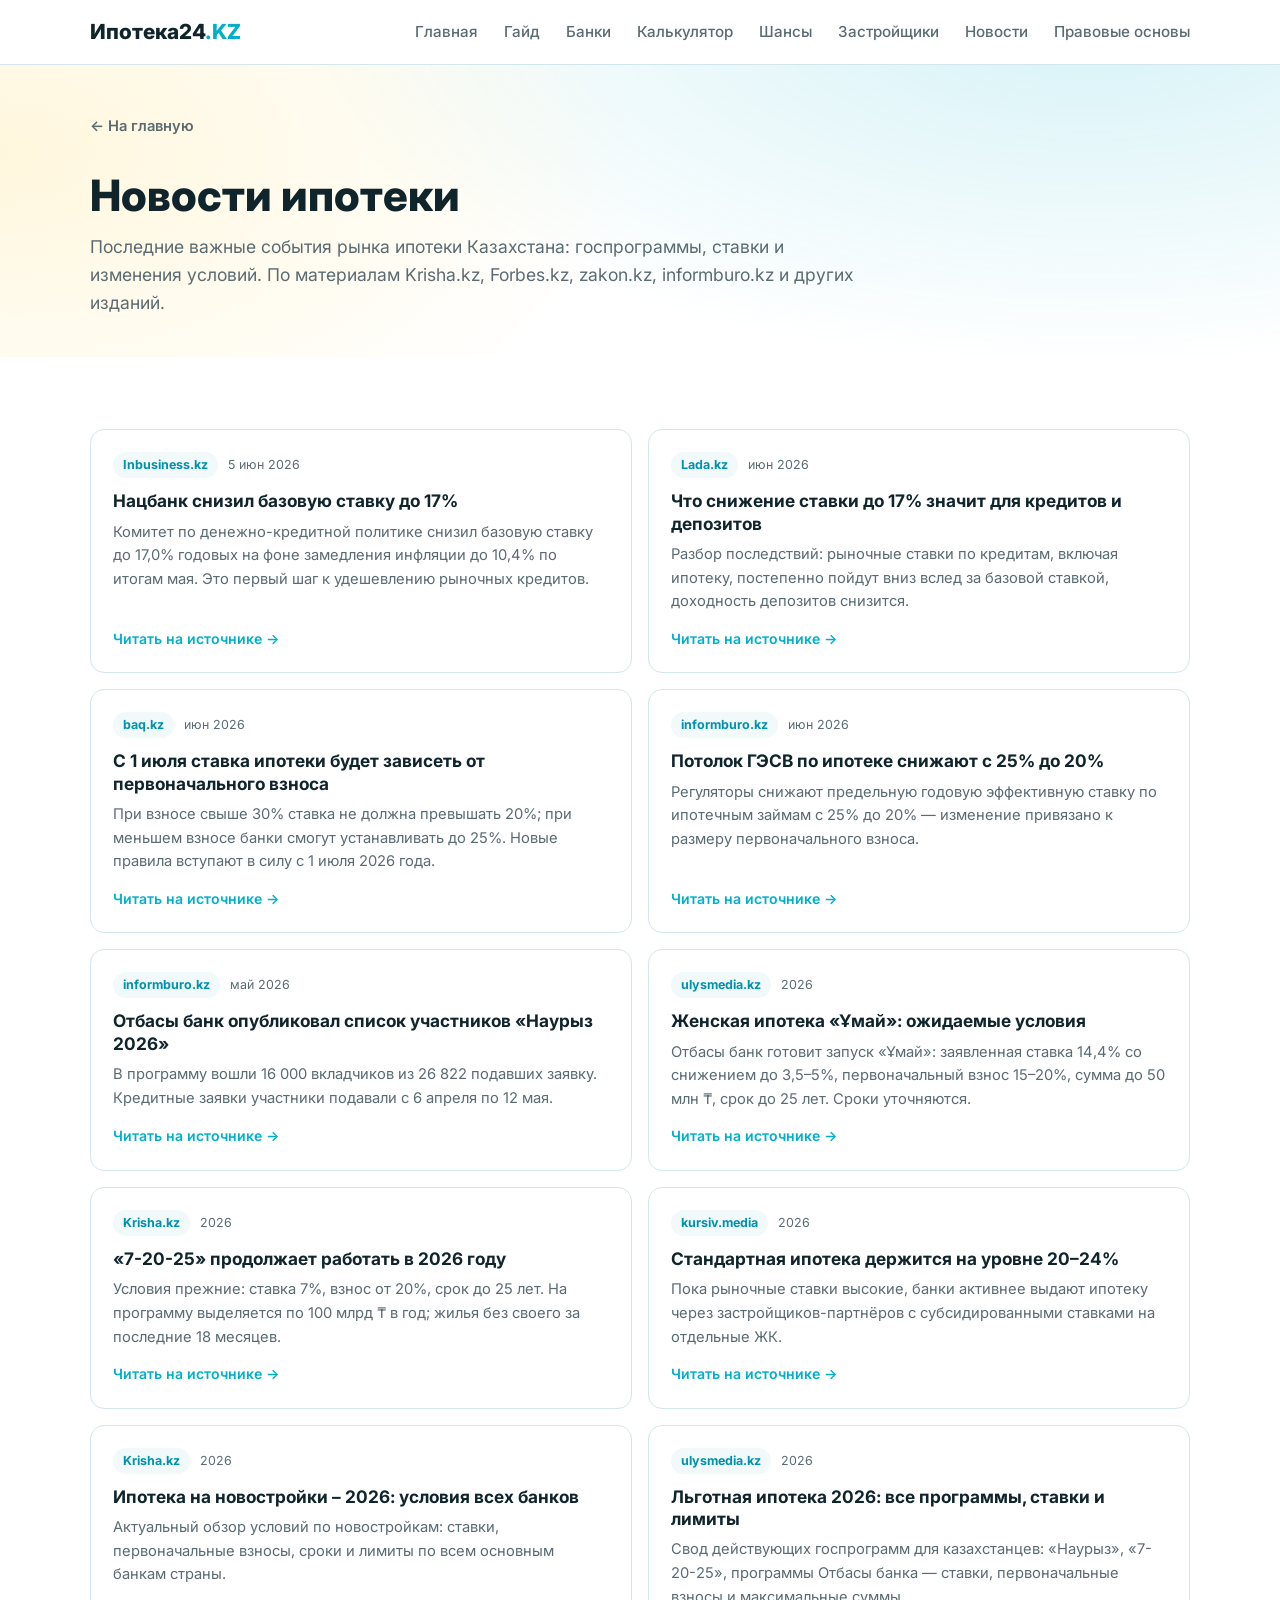
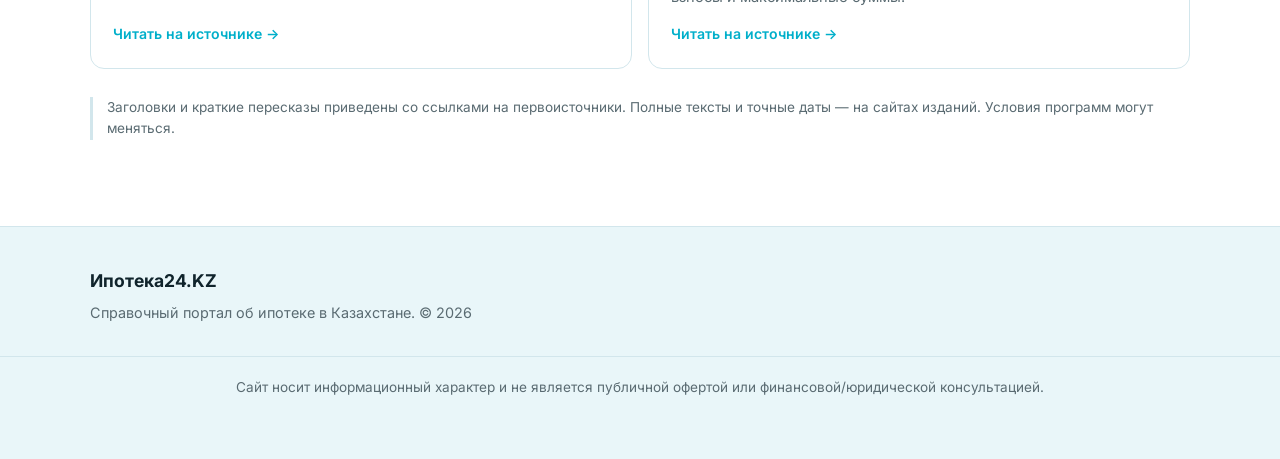
<file: news.html>
<!DOCTYPE html>
<html lang="ru">
<head>
  <meta charset="UTF-8" />
  <meta name="viewport" content="width=device-width, initial-scale=1.0" />
  <title>Новости ипотеки Казахстана | Ипотека24.KZ</title>
  <meta name="description" content="Последние важные новости по ипотеке в Казахстане: госпрограммы, ставки, изменения условий. Источники: Krisha.kz, Forbes.kz, zakon.kz и др." />
  <link rel="preconnect" href="https://fonts.googleapis.com" />
  <link rel="preconnect" href="https://fonts.gstatic.com" crossorigin />
  <link href="https://fonts.googleapis.com/css2?family=Inter:wght@400;500;600;700;800&display=swap" rel="stylesheet" />
  <link rel="stylesheet" href="css/styles.css" />
</head>
<body>
  <header class="site-header">
    <div class="container header-inner">
      <a href="index.html" class="logo">Ипотека24<span>.KZ</span></a>
      <nav class="nav" id="nav">
        <a href="index.html">Главная</a>
        <a href="guide.html">Гайд</a>
        <a href="index.html#banks">Банки</a>
        <a href="index.html#calculator">Калькулятор</a>
        <a href="index.html#prequal">Шансы</a>
        <a href="index.html#developers">Застройщики</a>
        <a href="news.html">Новости</a>
        <a href="legal.html">Правовые основы</a>
      </nav>
      <button class="nav-toggle" id="navToggle" aria-label="Меню">☰</button>
    </div>
  </header>

  <main>
    <section class="page-hero">
      <div class="container">
        <a href="index.html" class="back-link">← На главную</a>
        <h1>Новости ипотеки</h1>
        <p class="page-hero-sub">Последние важные события рынка ипотеки Казахстана: госпрограммы, ставки и изменения условий. По материалам Krisha.kz, Forbes.kz, zakon.kz, informburo.kz и других изданий.</p>
      </div>
    </section>

    <section class="section">
      <div class="container">
        <div class="news-grid" id="newsGrid"></div>
        <p class="disclaimer">Заголовки и краткие пересказы приведены со ссылками на первоисточники. Полные тексты и точные даты — на сайтах изданий. Условия программ могут меняться.</p>
      </div>
    </section>
  </main>

  <footer class="site-footer">
    <div class="container footer-inner">
      <div>
        <strong>Ипотека24.KZ</strong>
        <p>Справочный портал об ипотеке в Казахстане. © 2026</p>
      </div>
    </div>
    <div class="footer-disclaimer">
      <p>Сайт носит информационный характер и не является публичной офертой или финансовой/юридической консультацией.</p>
    </div>
  </footer>

  <script src="js/data.js"></script>
  <script src="js/pages.js"></script>
</body>
</html>
</file>
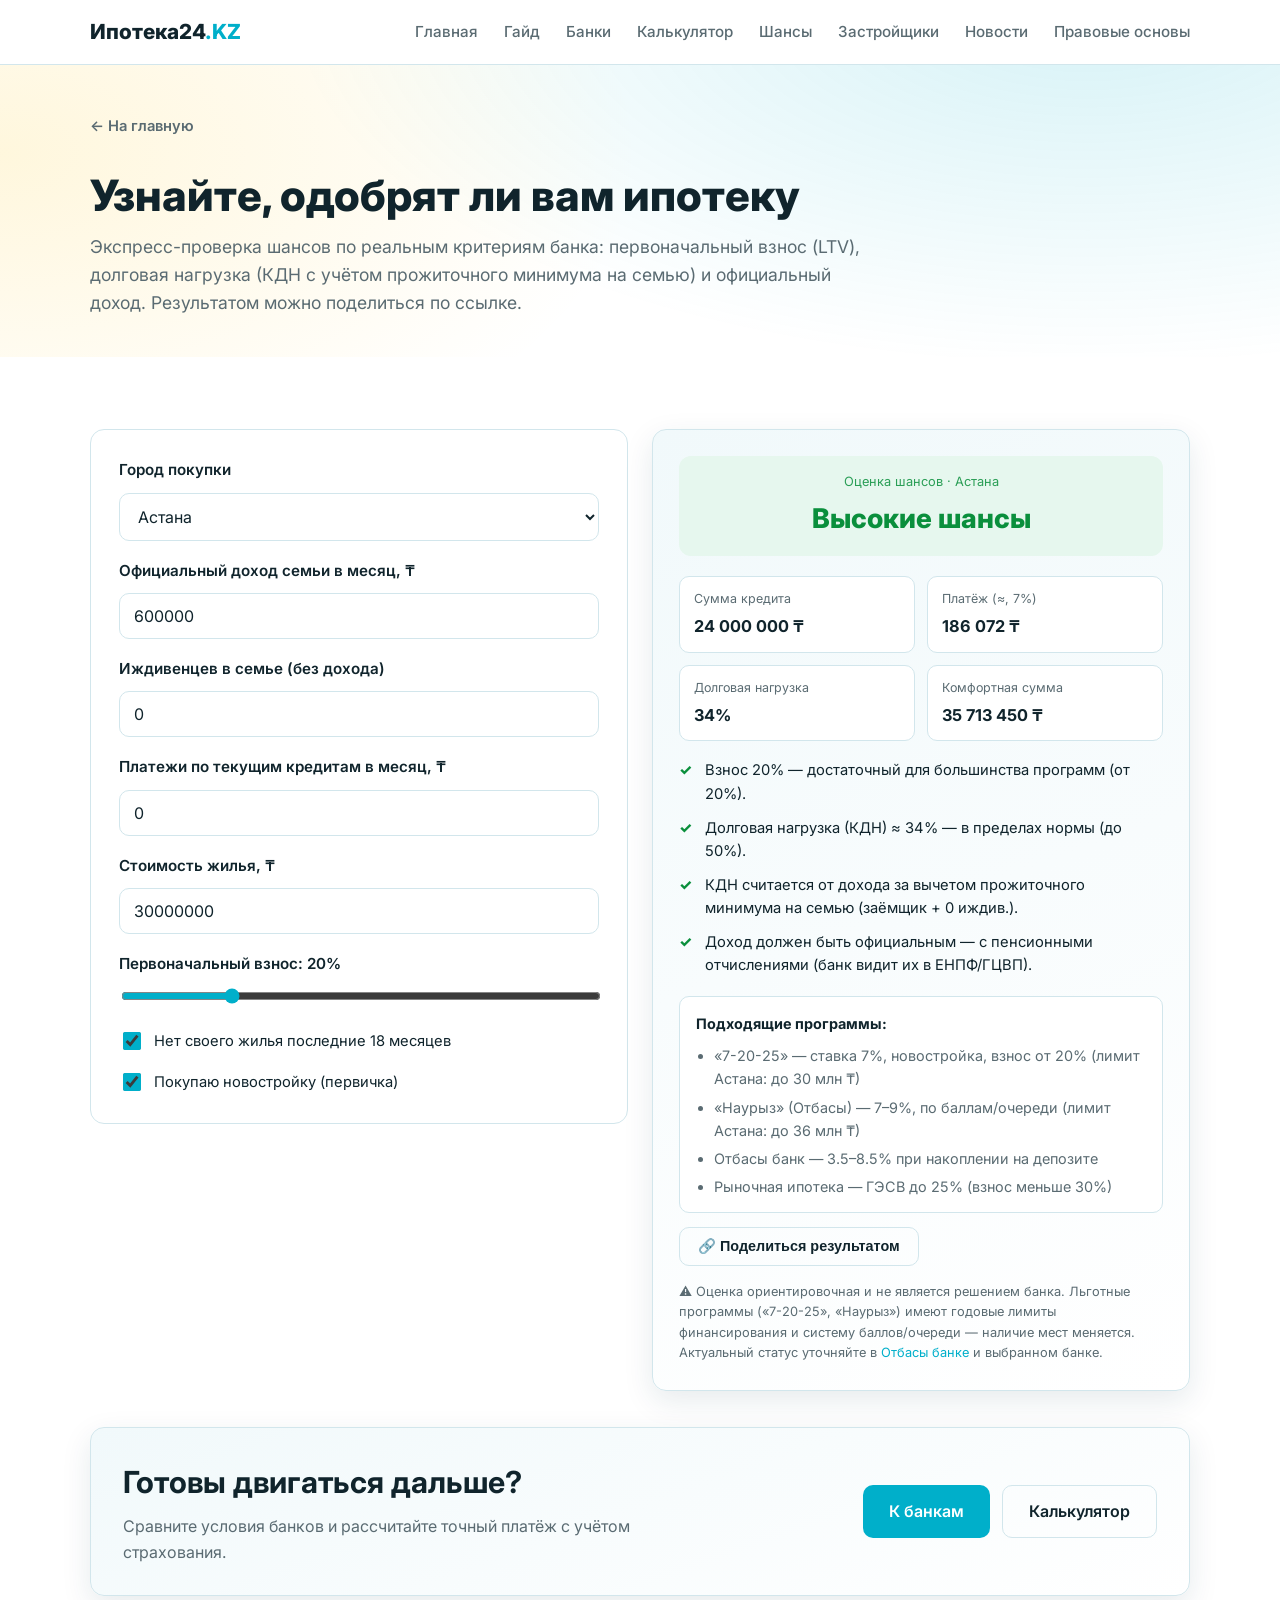
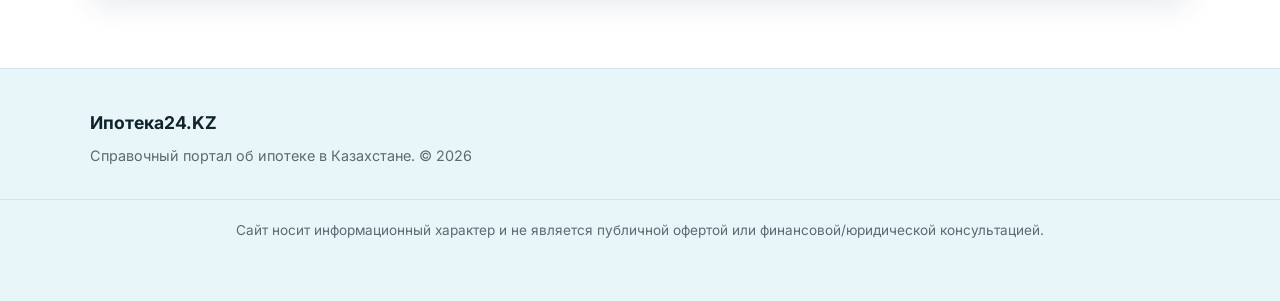
<file: prequal.html>
<!DOCTYPE html>
<html lang="ru">
<head>
  <meta charset="UTF-8" />
  <meta name="viewport" content="width=device-width, initial-scale=1.0" />
  <title>Оценка шансов на одобрение ипотеки | Ипотека24.KZ</title>
  <meta name="description" content="Экспресс-оценка шансов на одобрение ипотеки в Казахстане: первоначальный взнос (LTV), долговая нагрузка (КДН) и официальный доход с учётом города и иждивенцев." />
  <link rel="preconnect" href="https://fonts.googleapis.com" />
  <link rel="preconnect" href="https://fonts.gstatic.com" crossorigin />
  <link href="https://fonts.googleapis.com/css2?family=Inter:wght@400;500;600;700;800&display=swap" rel="stylesheet" />
  <link rel="stylesheet" href="css/styles.css" />
</head>
<body>
  <header class="site-header">
    <div class="container header-inner">
      <a href="index.html" class="logo">Ипотека24<span>.KZ</span></a>
      <nav class="nav" id="nav">
        <a href="index.html">Главная</a>
        <a href="guide.html">Гайд</a>
        <a href="index.html#banks">Банки</a>
        <a href="index.html#calculator">Калькулятор</a>
        <a href="prequal.html">Шансы</a>
        <a href="index.html#developers">Застройщики</a>
        <a href="news.html">Новости</a>
        <a href="legal.html">Правовые основы</a>
      </nav>
      <button class="nav-toggle" id="navToggle" aria-label="Меню">☰</button>
    </div>
  </header>

  <main>
    <section class="page-hero">
      <div class="container">
        <a href="index.html" class="back-link">← На главную</a>
        <h1>Узнайте, одобрят ли вам ипотеку</h1>
        <p class="page-hero-sub">Экспресс-проверка шансов по реальным критериям банка: первоначальный взнос (LTV), долговая нагрузка (КДН с учётом прожиточного минимума на семью) и официальный доход. Результатом можно поделиться по ссылке.</p>
      </div>
    </section>

    <section class="section">
      <div class="container">
        <div class="prequal">
          <form class="prequal-form" id="prequalForm">
            <div class="field">
              <label for="pqCity">Город покупки</label>
              <select id="pqCity">
                <option value="astana">Астана</option>
                <option value="almaty">Алматы</option>
                <option value="shymkent">Шымкент</option>
                <option value="aktau">Актау</option>
                <option value="atyrau">Атырау</option>
                <option value="other">Другой регион</option>
              </select>
            </div>
            <div class="field">
              <label for="pqIncome">Официальный доход семьи в месяц, ₸</label>
              <input type="number" id="pqIncome" min="0" step="50000" value="600000" placeholder="С пенсионными отчислениями" />
            </div>
            <div class="field">
              <label for="pqDeps">Иждивенцев в семье (без дохода)</label>
              <input type="number" id="pqDeps" min="0" max="10" step="1" value="0" />
            </div>
            <div class="field">
              <label for="pqDebts">Платежи по текущим кредитам в месяц, ₸</label>
              <input type="number" id="pqDebts" min="0" step="10000" value="0" />
            </div>
            <div class="field">
              <label for="pqPrice">Стоимость жилья, ₸</label>
              <input type="number" id="pqPrice" min="0" step="100000" value="30000000" />
            </div>
            <div class="field">
              <label for="pqDown">Первоначальный взнос: <span id="pqDownLabel">20%</span></label>
              <input type="range" id="pqDown" min="0" max="90" step="1" value="20" />
            </div>
            <label class="checkbox"><input type="checkbox" id="pqNoHousing" checked /><span>Нет своего жилья последние 18 месяцев</span></label>
            <label class="checkbox"><input type="checkbox" id="pqNewBuild" checked /><span>Покупаю новостройку (первичка)</span></label>
          </form>
          <div class="prequal-result" id="prequalResult"></div>
        </div>

        <div class="cta-band cta-band-inline">
          <div class="cta-text">
            <h2>Готовы двигаться дальше?</h2>
            <p>Сравните условия банков и рассчитайте точный платёж с учётом страхования.</p>
          </div>
          <div class="cta-actions">
            <a href="index.html#banks" class="btn btn-primary">К банкам</a>
            <a href="index.html#calculator" class="btn btn-ghost">Калькулятор</a>
          </div>
        </div>
      </div>
    </section>
  </main>

  <footer class="site-footer">
    <div class="container footer-inner">
      <div>
        <strong>Ипотека24.KZ</strong>
        <p>Справочный портал об ипотеке в Казахстане. © 2026</p>
      </div>
    </div>
    <div class="footer-disclaimer">
      <p>Сайт носит информационный характер и не является публичной офертой или финансовой/юридической консультацией.</p>
    </div>
  </footer>

  <script src="js/data.js"></script>
  <script src="js/calculator.js"></script>
  <script src="js/prequal.js"></script>
  <script src="js/pages.js"></script>
</body>
</html>
</file>
<file: css/styles.css>
:root {
  /* Светлая тема в цветах флага Казахстана: небесно-голубой + золотой */
  --bg: #ffffff;
  --bg-alt: #e9f6f9;
  --surface: #ffffff;
  --surface-2: #f1f9fb;
  --border: #d2e6ec;
  --text: #10242c;
  --muted: #5a6b72;
  --primary: #00afca;       /* голубой флага */
  --primary-dark: #0092aa;
  --accent: #fec50c;        /* золотой флага — для заливок */
  --accent-ink: #957200;    /* читаемый золотой — для текста */
  --radius: 14px;
  --shadow: 0 10px 30px rgba(16, 60, 80, 0.1);
  --maxw: 1140px;
}

* { box-sizing: border-box; }

html { scroll-behavior: smooth; scroll-padding-top: 76px; }

body {
  margin: 0;
  font-family: "Inter", system-ui, -apple-system, Segoe UI, Roboto, sans-serif;
  background: var(--bg);
  color: var(--text);
  line-height: 1.6;
  -webkit-font-smoothing: antialiased;
}

.container { width: 100%; max-width: var(--maxw); margin: 0 auto; padding: 0 20px; }

a { color: var(--primary); text-decoration: none; }
a:hover { text-decoration: underline; }

/* HEADER */
.site-header {
  position: sticky; top: 0; z-index: 50;
  background: rgba(255, 255, 255, 0.88);
  backdrop-filter: blur(10px);
  border-bottom: 1px solid var(--border);
}
.header-inner { display: flex; align-items: center; justify-content: space-between; height: 64px; }
.logo { font-weight: 800; font-size: 1.3rem; color: var(--text); }
.logo span { color: var(--primary); }
.logo:hover { text-decoration: none; }
.nav { display: flex; gap: 26px; }
.nav a { color: var(--muted); font-weight: 500; font-size: 0.95rem; }
.nav a:hover { color: var(--text); text-decoration: none; }
.nav-toggle { display: none; background: none; border: none; color: var(--text); font-size: 1.5rem; cursor: pointer; }

/* HERO */
.hero {
  padding: 90px 0 80px;
  background:
    radial-gradient(900px 420px at 82% -10%, rgba(0, 175, 202, 0.18), transparent),
    radial-gradient(760px 420px at 0% 25%, rgba(254, 197, 12, 0.16), transparent);
}
.hero h1 { font-size: clamp(2rem, 5vw, 3.2rem); font-weight: 800; line-height: 1.1; margin: 0 0 20px; max-width: 20ch; }
.hero-sub { font-size: 1.15rem; color: var(--muted); margin: 0 0 18px; }
/* На десктопе тянем заголовок и подзаголовок на всю ширину контейнера */
@media (min-width: 721px) {
  .hero h1 { max-width: none; }
  .hero-sub { font-size: 1.2rem; }
}
.hero-aud { font-size: 0.9rem; font-weight: 600; color: var(--accent-ink); letter-spacing: 0.01em; margin: 0 0 32px; }
.hero-cta { display: flex; gap: 14px; flex-wrap: wrap; }

.btn { display: inline-flex; align-items: center; padding: 13px 26px; border-radius: 10px; font-weight: 600; transition: 0.15s; }
.btn:hover { text-decoration: none; transform: translateY(-1px); }
.btn-primary { background: var(--primary); color: #fff; }
.btn-primary:hover { background: var(--primary-dark); }
.btn-ghost { background: transparent; border: 1px solid var(--border); color: var(--text); }
.btn-ghost:hover { border-color: var(--primary); }

/* SECTIONS */
.section { padding: 72px 0; }
.section-alt { background: var(--bg-alt); }
.section-head { max-width: 720px; margin: 0 0 44px; }
.eyebrow { display: inline-block; color: var(--accent-ink); font-weight: 700; font-size: 0.8rem; letter-spacing: 0.08em; text-transform: uppercase; margin-bottom: 10px; }
.section-head h2 { font-size: clamp(1.6rem, 3.5vw, 2.3rem); margin: 0 0 12px; }
.section-head p { color: var(--muted); font-size: 1.05rem; margin: 0; }

.disclaimer { color: var(--muted); font-size: 0.85rem; margin-top: 28px; padding-left: 14px; border-left: 3px solid var(--border); }

/* STEPS */
.steps { display: grid; grid-template-columns: repeat(3, 1fr); gap: 18px; }
.step-card { background: var(--surface); border: 1px solid var(--border); border-radius: var(--radius); padding: 26px; }
.step-num { width: 38px; height: 38px; border-radius: 10px; background: linear-gradient(135deg, var(--primary), var(--accent)); color: #fff; display: flex; align-items: center; justify-content: center; font-weight: 700; margin-bottom: 16px; }
.step-card h3 { margin: 0 0 8px; font-size: 1.1rem; }
.step-card p { margin: 0; color: var(--muted); font-size: 0.95rem; }

/* LAW */
.law-grid { display: grid; grid-template-columns: repeat(3, 1fr); gap: 18px; }
.law-card { background: var(--surface); border: 1px solid var(--border); border-radius: var(--radius); padding: 24px; }
.law-tag { display: inline-block; background: var(--surface-2); color: var(--accent-ink); font-size: 0.72rem; font-weight: 700; padding: 4px 10px; border-radius: 999px; text-transform: uppercase; letter-spacing: 0.05em; margin-bottom: 14px; }
.law-card h3 { margin: 0 0 10px; font-size: 1.05rem; line-height: 1.35; }
.law-card p { margin: 0; color: var(--muted); font-size: 0.92rem; }

/* BANKS */
.bank-grid { display: grid; grid-template-columns: repeat(4, 1fr); gap: 18px; }
.bank-card { background: var(--surface); border: 1px solid var(--border); border-radius: var(--radius); padding: 22px; display: flex; flex-direction: column; }
.bank-top { display: flex; align-items: center; gap: 12px; margin-bottom: 16px; }
.bank-top h3 { margin: 0; font-size: 1.08rem; }
.bank-avatar { flex-shrink: 0; width: 48px; height: 48px; border-radius: 12px; display: inline-flex; align-items: center; justify-content: center; background: #fff; box-shadow: inset 0 0 0 1px var(--border); overflow: hidden; }
.bank-avatar img { width: 100%; height: 100%; object-fit: contain; padding: 7px; }
.bank-avatar.no-logo { background: color-mix(in srgb, var(--accent) 85%, #000 15%); color: #fff; font-weight: 800; font-size: 1rem; box-shadow: inset 0 0 0 1px color-mix(in srgb, var(--accent) 60%, transparent); letter-spacing: 0.02em; }
.bank-avatar-lg { width: 64px; height: 64px; border-radius: 16px; }
.bank-avatar-lg.no-logo { font-size: 1.35rem; }
.bank-specs { margin: 0 0 16px; display: grid; gap: 9px; }
.bank-specs > div { display: flex; justify-content: space-between; gap: 12px; font-size: 0.88rem; border-bottom: 1px dashed var(--border); padding-bottom: 8px; }
.bank-specs dt { color: var(--muted); margin: 0; }
.bank-specs dd { margin: 0; text-align: right; font-weight: 600; }
.bank-link { margin-top: auto; font-weight: 600; font-size: 0.9rem; }

/* CALCULATOR */
.calc { display: grid; grid-template-columns: 1fr 1fr; gap: 24px; align-items: start; }
.calc-form { background: var(--surface); border: 1px solid var(--border); border-radius: var(--radius); padding: 28px; display: grid; gap: 22px; }
.field label { display: block; font-weight: 600; margin-bottom: 10px; font-size: 0.95rem; }
.field input[type="number"] {
  width: 100%; padding: 12px 14px; background: var(--bg); border: 1px solid var(--border);
  border-radius: 10px; color: var(--text); font-size: 1rem; font-family: inherit;
}
.field input[type="number"]:focus { outline: none; border-color: var(--primary); }
.field input[type="range"] { width: 100%; accent-color: var(--primary); cursor: pointer; }
.field-hint { color: var(--muted); font-size: 0.85rem; margin-top: 6px; }

.calc-result { background: linear-gradient(160deg, var(--surface-2), var(--surface)); border: 1px solid var(--border); border-radius: var(--radius); padding: 28px; box-shadow: var(--shadow); }
.result-main { text-align: center; padding-bottom: 22px; border-bottom: 1px solid var(--border); margin-bottom: 22px; }
.result-label { display: block; color: var(--muted); font-size: 0.85rem; margin-bottom: 6px; }
.result-value { font-size: clamp(1.8rem, 4vw, 2.6rem); font-weight: 800; color: var(--accent-ink); }
.result-grid { display: grid; grid-template-columns: repeat(3, 1fr); gap: 14px; }
.result-item { text-align: center; }
.result-num { font-weight: 700; font-size: 1.02rem; }
.calc-note { color: var(--muted); font-size: 0.8rem; margin: 20px 0 0; }

/* CALC: checkbox + insurance row */
.checkbox { display: flex; align-items: flex-start; gap: 10px; cursor: pointer; font-size: 0.92rem; color: var(--text); }
.checkbox input { width: 18px; height: 18px; margin-top: 2px; accent-color: var(--primary); cursor: pointer; flex-shrink: 0; }
.result-insurance { display: flex; justify-content: space-between; align-items: center; gap: 12px; margin-top: 18px; padding-top: 16px; border-top: 1px dashed var(--border); }
.result-insurance .result-label { margin: 0; }
.result-insurance .result-num { color: var(--accent-ink); }

/* CALC: payment composition bar */
.calc-bar-wrap { margin-top: 20px; }
.calc-bar-wrap > .result-label { display: block; margin-bottom: 8px; }
.calc-bar { display: flex; height: 14px; border-radius: 7px; overflow: hidden; background: var(--bg); border: 1px solid var(--border); }
.calc-bar .seg { height: 100%; transition: width 0.3s ease; }
.seg-principal { background: var(--primary); }
.seg-interest { background: var(--accent); }
.seg-insurance { background: #6c5ce7; }
.calc-legend { display: flex; flex-wrap: wrap; gap: 8px 18px; margin-top: 10px; font-size: 0.82rem; color: var(--muted); }
.calc-legend span { display: inline-flex; align-items: center; gap: 7px; }
.dot { width: 11px; height: 11px; border-radius: 3px; display: inline-block; }
.dot-principal { background: var(--primary); }
.dot-interest { background: var(--accent); }
.dot-insurance { background: #6c5ce7; }

/* BANK CARD AS LINK */
.bank-card-link { text-decoration: none; color: inherit; transition: 0.15s; }
.bank-card-link:hover { text-decoration: none; transform: translateY(-3px); border-color: var(--primary); box-shadow: var(--shadow); }
.bank-about { color: var(--muted); font-size: 0.9rem; margin: 0 0 16px; }
.bank-more { margin-top: auto; font-weight: 600; font-size: 0.9rem; color: var(--primary); }

/* BANK PAGE HERO */
.bank-hero { padding: 48px 0 40px; border-bottom: 1px solid var(--border); background: radial-gradient(700px 300px at 85% -20%, color-mix(in srgb, var(--accent) 22%, transparent), transparent); }
.back-link { display: inline-block; color: var(--muted); font-size: 0.9rem; margin-bottom: 18px; }
.bank-hero-title { display: flex; align-items: center; gap: 16px; margin-bottom: 14px; }
.bank-hero h1 { font-size: clamp(1.8rem, 4vw, 2.6rem); margin: 0; }
.bank-hero-about { color: var(--muted); max-width: 70ch; font-size: 1.05rem; margin: 0 0 20px; }
.bank-hero-meta { display: flex; flex-wrap: wrap; gap: 10px 22px; font-size: 0.9rem; color: var(--muted); }
.bank-hero-meta a { font-weight: 600; }

/* PROGRAM SWITCHER */
.prog-tabs { display: flex; flex-wrap: wrap; gap: 10px; margin-bottom: 28px; }
.prog-tab { padding: 11px 20px; border-radius: 999px; border: 1px solid var(--border); background: var(--surface); color: var(--muted); font-weight: 600; font-size: 0.92rem; cursor: pointer; transition: 0.15s; font-family: inherit; }
.prog-tab:hover { color: var(--text); border-color: var(--primary); }
.prog-tab.active { background: var(--primary); color: #fff; border-color: var(--primary); }

.prog-info { background: var(--surface); border: 1px solid var(--border); border-radius: var(--radius); padding: 28px; }
.prog-head { display: flex; align-items: center; gap: 14px; margin-bottom: 12px; flex-wrap: wrap; }
.prog-head h3 { margin: 0; font-size: 1.4rem; }
.prog-badge { background: var(--surface-2); color: var(--accent-ink); font-size: 0.72rem; font-weight: 700; padding: 5px 12px; border-radius: 999px; text-transform: uppercase; letter-spacing: 0.05em; }
.prog-summary { color: var(--muted); font-size: 1.02rem; margin: 0 0 22px; }
.prog-cols { display: grid; grid-template-columns: 1fr 1fr; gap: 28px; }
.prog-cols h4 { margin: 0 0 12px; font-size: 0.95rem; text-transform: uppercase; letter-spacing: 0.05em; color: var(--muted); }
.prog-suitable ul { margin: 0; padding-left: 0; list-style: none; display: grid; gap: 10px; }
.prog-suitable li { position: relative; padding-left: 26px; font-size: 0.95rem; }
.prog-suitable li::before { content: "✓"; position: absolute; left: 0; color: var(--accent-ink); font-weight: 700; }

/* DEVELOPERS */
.dev-grid { display: grid; grid-template-columns: repeat(3, 1fr); gap: 18px; }
.dev-card { background: var(--surface); border: 1px solid var(--border); border-radius: var(--radius); padding: 26px; display: flex; flex-direction: column; }
.dev-head { display: flex; align-items: center; gap: 14px; margin-bottom: 12px; }
.dev-title { display: flex; flex-direction: column; gap: 2px; }
.dev-head h3 { margin: 0; font-size: 1.2rem; }
.dev-since { color: var(--accent-ink); font-size: 0.82rem; font-weight: 600; }
.dev-cities { color: var(--muted); font-size: 0.88rem; margin: 0 0 12px; }
.dev-card p { color: var(--muted); font-size: 0.95rem; margin: 0 0 16px; }
.dev-link { margin-top: auto; font-weight: 600; }

/* GUIDE TEASER (главная) */
.guide-teaser { display: flex; flex-wrap: wrap; gap: 12px; margin-bottom: 28px; }
.guide-chip { display: inline-flex; align-items: center; gap: 10px; background: var(--surface); border: 1px solid var(--border); border-radius: 999px; padding: 9px 18px 9px 9px; font-weight: 600; font-size: 0.95rem; }
.guide-chip i { width: 26px; height: 26px; border-radius: 50%; background: linear-gradient(135deg, var(--primary), var(--accent)); color: #fff; display: inline-flex; align-items: center; justify-content: center; font-style: normal; font-size: 0.85rem; font-weight: 700; }

/* PAGE HERO (подстраницы) */
.page-hero { padding: 48px 0 40px; background:
    radial-gradient(800px 360px at 85% -20%, rgba(0, 175, 202, 0.16), transparent),
    radial-gradient(640px 360px at 0% 30%, rgba(254, 197, 12, 0.14), transparent); }
.page-hero h1 { font-size: clamp(1.8rem, 4vw, 2.7rem); font-weight: 800; line-height: 1.12; margin: 14px 0 14px; }
.page-hero-sub { color: var(--muted); font-size: 1.1rem; max-width: 70ch; margin: 0; }
.back-link { font-weight: 600; font-size: 0.92rem; color: var(--muted); }
.back-link:hover { color: var(--primary); text-decoration: none; }

/* LEGAL — практические памятки */
.legal-grid { display: grid; grid-template-columns: repeat(2, 1fr); gap: 18px; }
.legal-card { background: var(--surface); border: 1px solid var(--border); border-radius: var(--radius); padding: 26px; }
.legal-card-head { display: flex; align-items: center; gap: 12px; margin-bottom: 14px; }
.legal-card-head h3 { margin: 0; font-size: 1.15rem; }
.legal-icon { font-size: 1.5rem; line-height: 1; }
.legal-list { margin: 0; padding: 0; list-style: none; display: grid; gap: 10px; }
.legal-list li { position: relative; padding-left: 26px; color: var(--muted); font-size: 0.95rem; }
.legal-list li::before { content: "✓"; position: absolute; left: 0; top: 0; color: var(--primary); font-weight: 800; }
.law-link { display: inline-block; margin-top: 14px; font-weight: 600; font-size: 0.9rem; }

/* PRE-QUALIFICATION */
.prequal { display: grid; grid-template-columns: 1fr 1fr; gap: 24px; align-items: start; }
.prequal-form { background: var(--surface); border: 1px solid var(--border); border-radius: var(--radius); padding: 28px; display: grid; gap: 18px; }
.prequal-form .field label { display: block; font-weight: 600; margin-bottom: 10px; font-size: 0.95rem; }
.prequal-form input[type="number"] { width: 100%; padding: 12px 14px; background: var(--bg); border: 1px solid var(--border); border-radius: 10px; color: var(--text); font-size: 1rem; font-family: inherit; }
.prequal-form input[type="number"]:focus { outline: none; border-color: var(--primary); }
.prequal-form input[type="range"] { width: 100%; accent-color: var(--primary); cursor: pointer; }
.prequal-form select { width: 100%; padding: 12px 14px; background: var(--bg); border: 1px solid var(--border); border-radius: 10px; color: var(--text); font-size: 1rem; font-family: inherit; cursor: pointer; }
.prequal-form select:focus { outline: none; border-color: var(--primary); }
.pq-share-row { display: flex; align-items: center; gap: 12px; margin: 4px 0 16px; flex-wrap: wrap; }
.pq-share { padding: 10px 18px; font-size: 0.9rem; }
.pq-share-msg { color: #0a8f3c; font-weight: 600; font-size: 0.88rem; }
.prequal-result { background: linear-gradient(160deg, var(--surface-2), var(--surface)); border: 1px solid var(--border); border-radius: var(--radius); padding: 26px; box-shadow: var(--shadow); }
.pq-empty { color: var(--muted); margin: 0; }
.pq-verdict { text-align: center; padding: 16px; border-radius: 12px; margin-bottom: 20px; }
.pq-verdict-label { display: block; font-size: 0.8rem; opacity: 0.85; margin-bottom: 4px; }
.pq-verdict-value { font-size: 1.7rem; font-weight: 800; }
.pq-high { background: #e6f7ee; color: #0a8f3c; }
.pq-mid { background: #fff5e0; color: #9a6a00; }
.pq-low { background: #fdeaea; color: #c0271f; }
.pq-metrics { display: grid; grid-template-columns: repeat(2, 1fr); gap: 12px; margin-bottom: 18px; }
.pq-metrics > div { background: var(--surface); border: 1px solid var(--border); border-radius: 10px; padding: 12px 14px; }
.pq-m-label { display: block; color: var(--muted); font-size: 0.78rem; margin-bottom: 4px; }
.pq-m-val { font-weight: 700; font-size: 1.02rem; }
.pq-checks { list-style: none; margin: 0 0 18px; padding: 0; display: grid; gap: 10px; }
.pq-checks li { position: relative; padding-left: 26px; font-size: 0.92rem; color: var(--text); }
.pq-checks li::before { position: absolute; left: 0; top: 0; font-weight: 800; }
.pq-checks .pq-ok::before { content: "✓"; color: #0a8f3c; }
.pq-checks .pq-warn::before { content: "!"; color: #c0271f; }
.pq-programs { background: var(--surface); border: 1px solid var(--border); border-radius: 10px; padding: 14px 16px; margin-bottom: 14px; }
.pq-programs-title { font-weight: 700; font-size: 0.9rem; }
.pq-programs ul { margin: 8px 0 0; padding-left: 18px; color: var(--muted); font-size: 0.9rem; display: grid; gap: 5px; }
.pq-note { color: var(--muted); font-size: 0.8rem; margin: 0; }

/* NEWS */
.section-head-row { display: flex; align-items: flex-end; justify-content: space-between; gap: 20px; max-width: none; }
.section-head-row .btn { white-space: nowrap; }
.news-grid { display: grid; grid-template-columns: repeat(2, 1fr); gap: 16px; }
.news-grid-teaser { grid-template-columns: repeat(3, 1fr); }
.news-card { display: flex; flex-direction: column; background: var(--surface); border: 1px solid var(--border); border-radius: var(--radius); padding: 22px; transition: 0.15s; }
.news-card:hover { text-decoration: none; transform: translateY(-2px); border-color: var(--primary); box-shadow: var(--shadow); }
.news-meta { display: flex; align-items: center; gap: 10px; margin-bottom: 12px; font-size: 0.78rem; }
.news-source { background: var(--surface-2); color: var(--primary-dark); font-weight: 700; padding: 3px 10px; border-radius: 999px; }
.news-date { color: var(--muted); }
.news-card h3 { margin: 0 0 8px; font-size: 1.08rem; line-height: 1.3; color: var(--text); }
.news-card p { margin: 0 0 14px; color: var(--muted); font-size: 0.92rem; }
.news-more { margin-top: auto; color: var(--primary); font-weight: 600; font-size: 0.88rem; }

/* CTA BAND */
.cta-band { display: flex; align-items: center; justify-content: space-between; gap: 24px; flex-wrap: wrap;
  background: linear-gradient(160deg, var(--surface-2), var(--surface)); border: 1px solid var(--border);
  border-radius: var(--radius); padding: 30px 32px; box-shadow: var(--shadow); }
.cta-band .eyebrow { margin-bottom: 8px; }
.cta-band h2 { margin: 0 0 8px; font-size: clamp(1.4rem, 3vw, 1.9rem); }
.cta-band p { margin: 0; color: var(--muted); max-width: 60ch; }
.cta-band-inline { margin-top: 36px; }
.cta-actions { display: flex; gap: 12px; flex-wrap: wrap; }

/* FEEDBACK */
.feedback-wrap { max-width: 720px; margin: 0 auto; }
.feedback-wrap .section-head { text-align: center; margin-left: auto; margin-right: auto; }
.feedback-form { background: var(--surface); border: 1px solid var(--border); border-radius: var(--radius); padding: 28px; box-shadow: var(--shadow); display: grid; gap: 16px; }
.fb-row { display: grid; grid-template-columns: 1fr 1fr; gap: 16px; }
.feedback-form label { display: block; font-weight: 600; margin-bottom: 8px; font-size: 0.92rem; }
.feedback-form input, .feedback-form textarea {
  width: 100%; padding: 12px 14px; background: var(--bg); border: 1px solid var(--border);
  border-radius: 10px; color: var(--text); font-size: 1rem; font-family: inherit; resize: vertical;
}
.feedback-form input:focus, .feedback-form textarea:focus { outline: none; border-color: var(--primary); }
.fb-actions { display: flex; align-items: center; gap: 12px; flex-wrap: wrap; }
.btn-tg { background: #229ed9; color: #fff; display: inline-flex; align-items: center; gap: 8px; }
.btn-tg:hover { background: #1b8ec2; text-decoration: none; }
.fb-status { margin: 0; font-size: 0.9rem; font-weight: 500; }
.fb-ok { color: var(--primary-dark); }
.fb-error { color: #d4202a; }

/* FOOTER */
.site-footer { background: var(--bg-alt); border-top: 1px solid var(--border); padding: 40px 0; }
.footer-inner { display: flex; justify-content: space-between; gap: 24px; flex-wrap: wrap; }
.site-footer strong { font-size: 1.1rem; }
.site-footer p { color: var(--muted); font-size: 0.9rem; margin: 6px 0 0; }
.footer-disclaimer { width: 100%; border-top: 1px solid var(--border); margin-top: 32px; padding: 20px; }
.footer-disclaimer p { margin: 0; width: 100%; color: var(--muted); font-size: 0.85rem; text-align: center; }

/* RESPONSIVE */
@media (max-width: 980px) {
  .steps, .law-grid, .bank-grid { grid-template-columns: repeat(2, 1fr); }
  .dev-grid, .legal-grid, .news-grid-teaser { grid-template-columns: 1fr; }
  .calc, .prequal { grid-template-columns: 1fr; }
  .prog-cols { grid-template-columns: 1fr; gap: 22px; }
}
@media (max-width: 860px) {
  .nav { display: flex; gap: 18px; font-size: 0.9rem; }
}
@media (max-width: 720px) {
  .nav { position: absolute; top: 64px; left: 0; right: 0; flex-direction: column; gap: 0; background: var(--bg-alt); border-bottom: 1px solid var(--border); max-height: 0; overflow: hidden; transition: max-height 0.3s; }
  .nav.open { max-height: 460px; }
  .nav a { padding: 13px 20px; border-top: 1px solid var(--border); }
  .nav-toggle { display: block; }
  .steps, .law-grid, .bank-grid, .news-grid { grid-template-columns: 1fr; }
  .result-grid { grid-template-columns: 1fr; gap: 18px; }
  .cta-band, .section-head-row { flex-direction: column; align-items: flex-start; }
  .fb-row { grid-template-columns: 1fr; }
}
</file>
